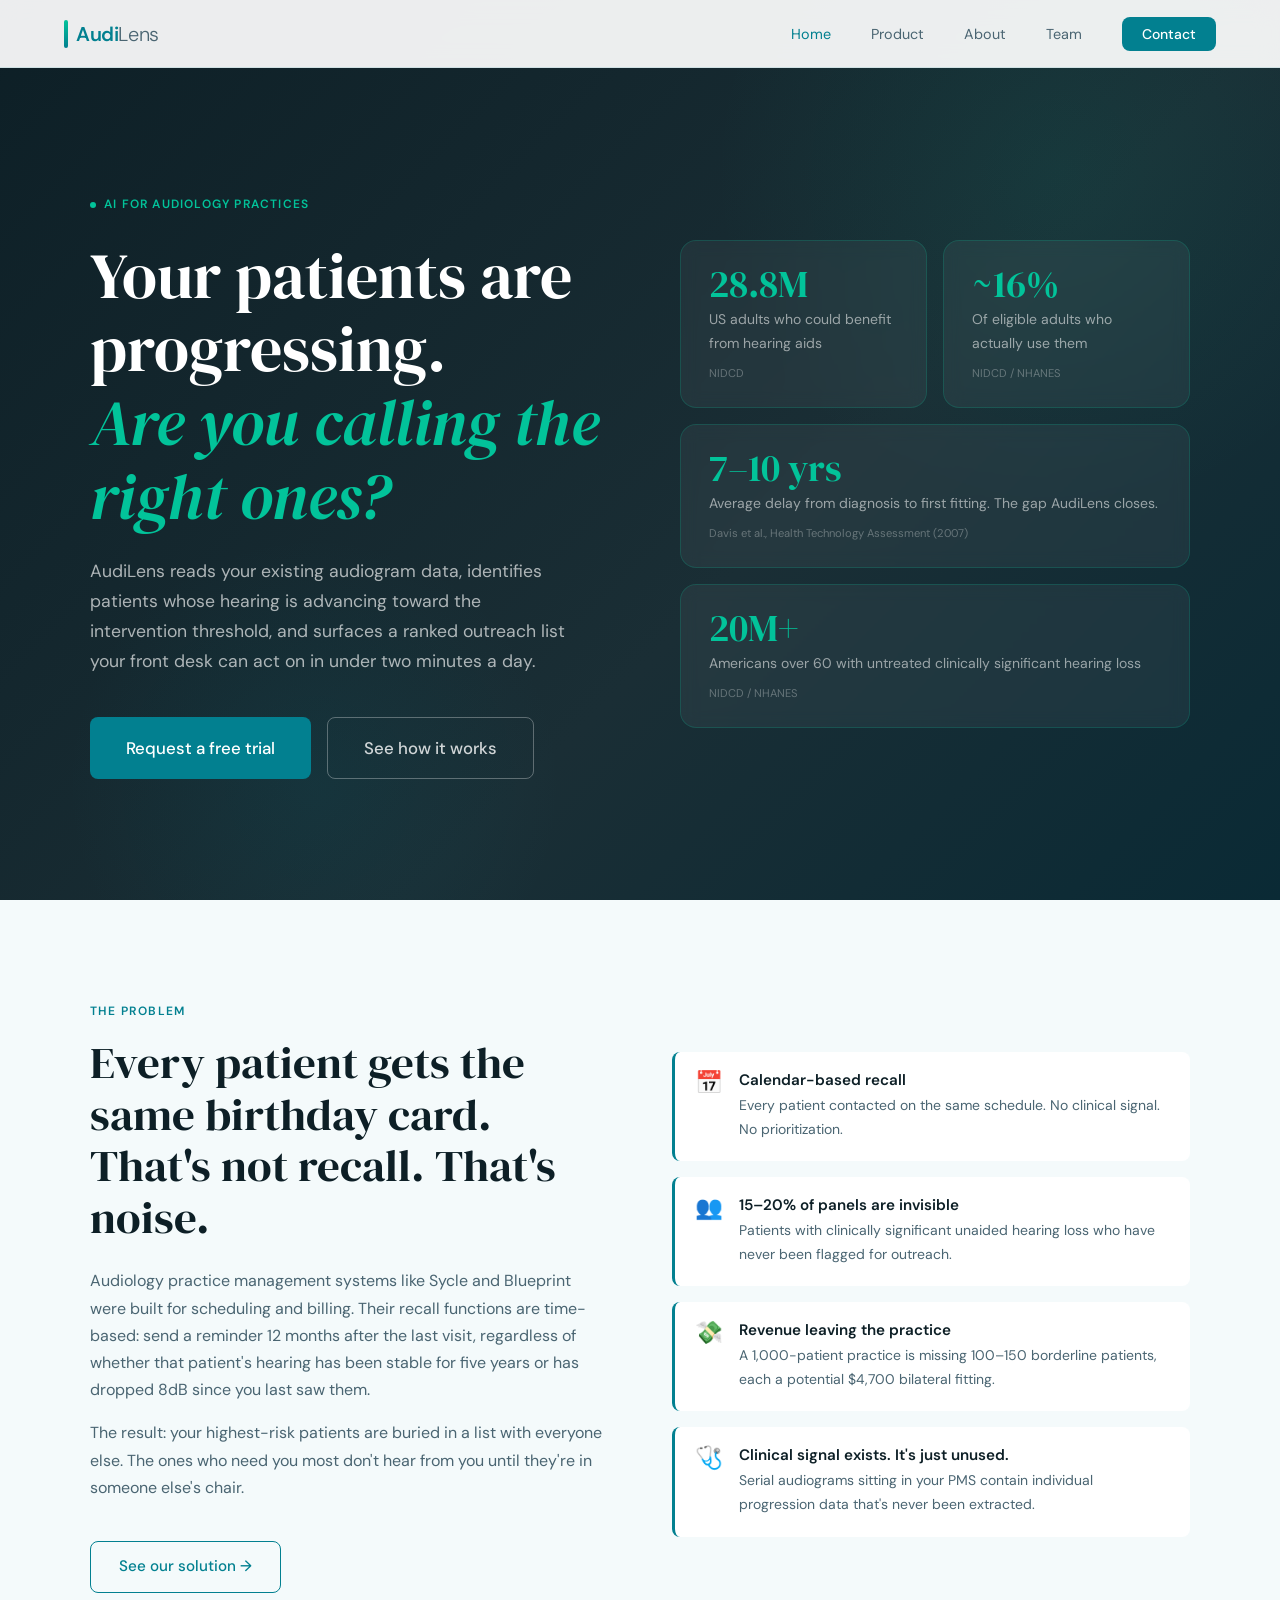
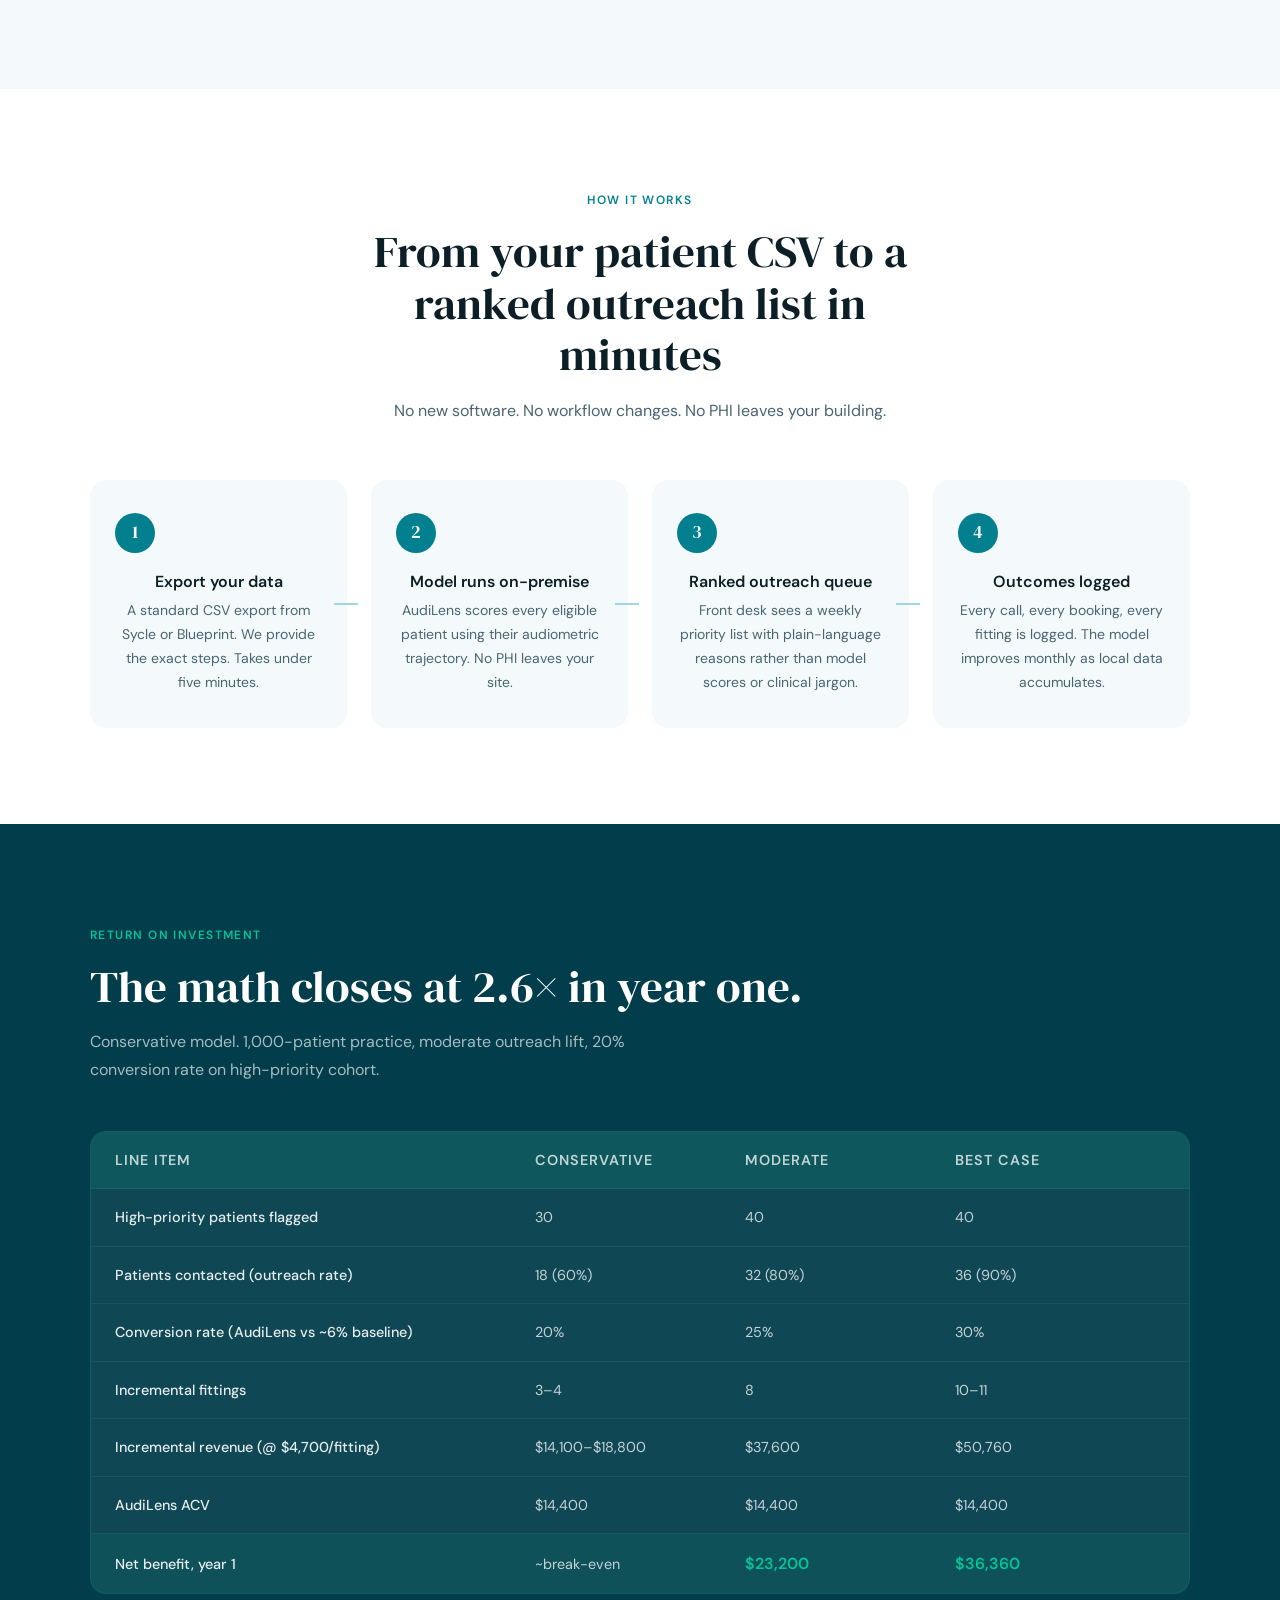
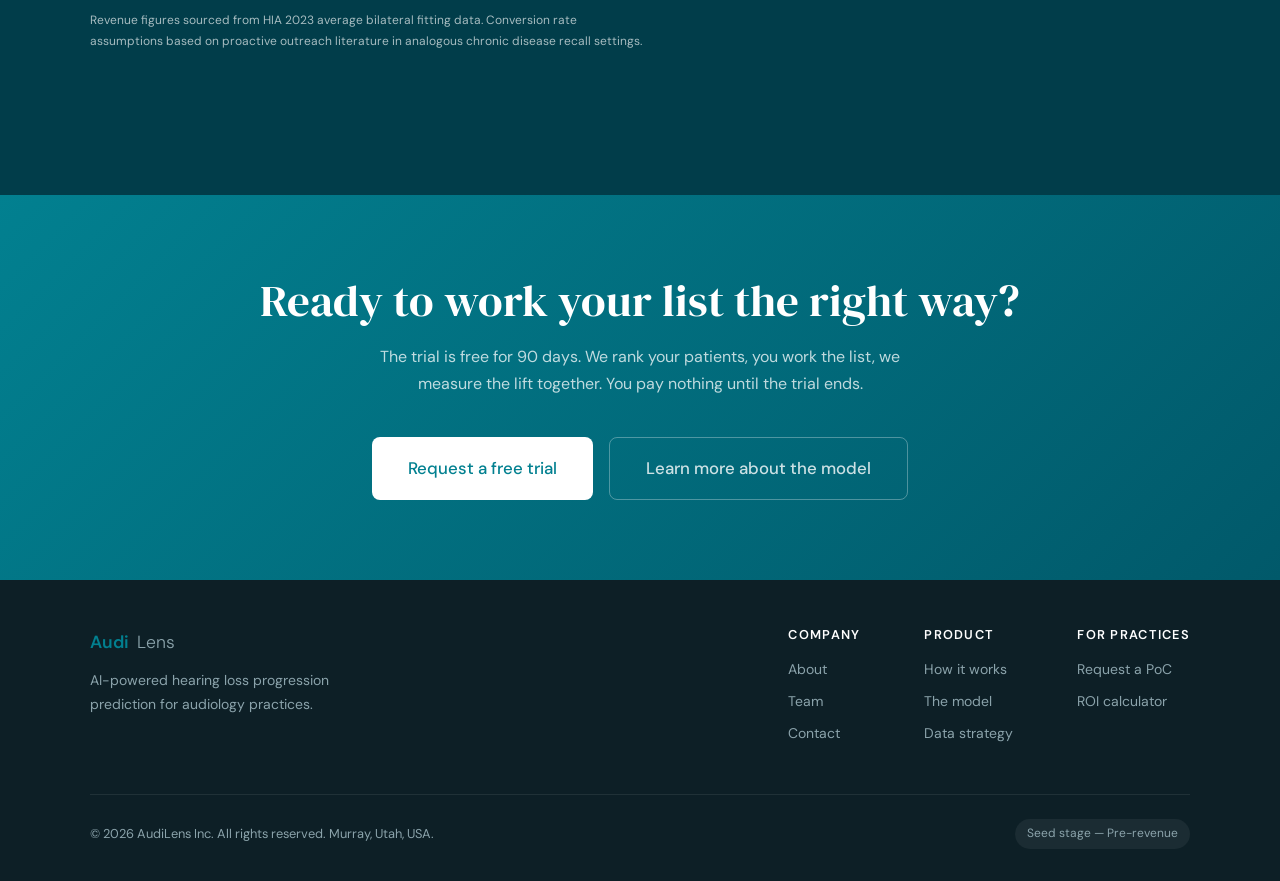
<file: index.html>
<!DOCTYPE html>
<html lang="en">
<head>
  <meta charset="UTF-8" />
  <meta name="viewport" content="width=device-width, initial-scale=1.0" />
  <title>AudiLens: AI-Powered Hearing Loss Progression Prediction</title>
  <meta name="description" content="AudiLens helps audiology practices identify patients progressing toward hearing loss intervention, earlier, faster, and with clinical signal rather than calendar guesswork." />
  <link rel="stylesheet" href="style.css" />
  <style>
    /* ── HERO ── */
    .hero {
      min-height: 100vh;
      display: flex; align-items: center;
      padding: 0 4rem;
      background: linear-gradient(135deg, var(--dark) 0%, var(--dark-mid) 60%, #0a2a35 100%);
      position: relative; overflow: hidden;
    }
    .hero::before {
      content: '';
      position: absolute; top: -20%; right: -10%;
      width: 700px; height: 700px;
      background: radial-gradient(circle, rgba(2,195,154,0.08) 0%, transparent 70%);
      border-radius: 50%;
    }
    .hero::after {
      content: '';
      position: absolute; bottom: -15%; left: 5%;
      width: 500px; height: 500px;
      background: radial-gradient(circle, rgba(2,128,144,0.1) 0%, transparent 70%);
      border-radius: 50%;
    }
    .hero-inner {
      max-width: 1100px; margin: 0 auto;
      display: grid; grid-template-columns: 1fr 1fr;
      gap: 5rem; align-items: center;
      position: relative; z-index: 1;
      padding-top: 68px;
    }
    .hero-eyebrow {
      display: inline-flex; align-items: center; gap: 0.5rem;
      font-size: 0.75rem; font-weight: 600; letter-spacing: 0.1em;
      text-transform: uppercase; color: var(--accent);
      margin-bottom: 1.5rem;
    }
    .hero-eyebrow-dot { width: 6px; height: 6px; background: var(--accent); border-radius: 50%; }
    .hero h1 { color: var(--white); margin-bottom: 1.5rem; }
    .hero h1 em { font-style: italic; color: var(--accent); }
    .hero-sub {
      font-size: 1.1rem; color: rgba(255,255,255,0.65);
      margin-bottom: 2.5rem; max-width: 480px;
    }
    .hero-actions { display: flex; gap: 1rem; flex-wrap: wrap; }
    .hero-right { display: flex; flex-direction: column; gap: 1rem; }
    .metric-card {
      background: rgba(255,255,255,0.05);
      border: 1px solid rgba(2,195,154,0.2);
      border-radius: var(--radius-lg);
      padding: 1.5rem 1.75rem;
      backdrop-filter: blur(8px);
    }
    .metric-card-num { font-family: var(--serif); font-size: 2.4rem; color: var(--accent); line-height: 1; }
    .metric-card-label { font-size: 0.875rem; color: rgba(255,255,255,0.55); margin-top: 0.3rem; }
    .metric-card-source { font-size: 0.7rem; color: rgba(255,255,255,0.3); margin-top: 0.5rem; }
    .metric-row { display: grid; grid-template-columns: 1fr 1fr; gap: 1rem; }

    /* ── PROBLEM ── */
    .problem-section { background: var(--light); }
    .problem-grid {
      display: grid; grid-template-columns: 1fr 1fr;
      gap: 4rem; align-items: center;
    }
    .problem-left h2 { margin-bottom: 1.5rem; }
    .problem-left p { margin-bottom: 1rem; }
    .problem-right { display: flex; flex-direction: column; gap: 1rem; }
    .problem-item {
      display: flex; gap: 1rem; align-items: flex-start;
      padding: 1.25rem; background: var(--white);
      border-radius: var(--radius); border-left: 3px solid var(--teal);
    }
    .problem-item-icon { font-size: 1.4rem; line-height: 1; flex-shrink: 0; }
    .problem-item h4 { font-family: var(--sans); font-size: 0.95rem; font-weight: 600; color: var(--dark); margin-bottom: 0.25rem; }
    .problem-item p { font-size: 0.875rem; margin: 0; }

    /* ── HOW IT WORKS ── */
    .how-section { background: var(--white); }
    .how-steps { display: grid; grid-template-columns: repeat(4, 1fr); gap: 1.5rem; margin-top: 3.5rem; }
    .step {
      position: relative; padding: 2rem 1.5rem;
      background: var(--light); border-radius: var(--radius-lg);
      border: 1px solid transparent;
      transition: border-color 0.2s, box-shadow 0.2s;
    }
    .step:hover { border-color: var(--teal-mid); box-shadow: 0 4px 24px rgba(2,128,144,0.1); }
    .step-num {
      width: 40px; height: 40px; border-radius: 50%;
      background: var(--teal); color: var(--white);
      font-family: var(--serif); font-size: 1.1rem;
      display: flex; align-items: center; justify-content: center;
      margin-bottom: 1.25rem;
    }
    .step h3 { font-family: var(--sans); font-size: 1rem; font-weight: 600; color: var(--dark); margin-bottom: 0.5rem; }
    .step p { font-size: 0.875rem; }
    .step-connector {
      position: absolute; right: -0.75rem; top: 50%;
      transform: translateY(-50%);
      width: 1.5rem; height: 2px; background: var(--teal-mid);
      z-index: 1;
    }
    .step:last-child .step-connector { display: none; }

    /* ── ROI ── */
    .roi-section { background: var(--teal-deep); color: var(--white); }
    .roi-section .section-label { color: var(--accent); }
    .roi-section h2 { color: var(--white); margin-bottom: 1rem; }
    .roi-section > .container > p { color: rgba(255,255,255,0.65); max-width: 560px; margin-bottom: 3rem; }
    .roi-table {
      background: rgba(255,255,255,0.06);
      border: 1px solid rgba(2,195,154,0.2);
      border-radius: var(--radius-lg); overflow: hidden;
    }
    .roi-row {
      display: grid; grid-template-columns: 2fr 1fr 1fr 1fr;
      padding: 1rem 1.5rem; border-bottom: 1px solid rgba(255,255,255,0.06);
      align-items: center;
    }
    .roi-row:last-child { border-bottom: none; }
    .roi-row.header {
      background: rgba(2,195,154,0.12);
      font-size: 0.75rem; font-weight: 600;
      letter-spacing: 0.08em; text-transform: uppercase;
      color: var(--accent);
    }
    .roi-row.total { background: rgba(2,195,154,0.08); }
    .roi-row span { font-size: 0.9rem; color: rgba(255,255,255,0.75); }
    .roi-row span.label { color: rgba(255,255,255,0.9); font-weight: 500; }
    .roi-row span.highlight { color: var(--accent); font-weight: 600; font-size: 1rem; }
    .roi-footnote { font-size: 0.75rem; color: rgba(255,255,255,0.4); margin-top: 1rem; }

    /* ── SOCIAL PROOF ── */
    .proof-section { background: var(--light); }
    .proof-grid { display: grid; grid-template-columns: repeat(3,1fr); gap: 2rem; margin-top: 3rem; }
    .proof-card {
      background: var(--white); border-radius: var(--radius-lg);
      padding: 2rem; border: 1px solid rgba(2,128,144,0.1);
    }
    .proof-quote { font-size: 1.5rem; color: var(--teal); margin-bottom: 1rem; }
    .proof-card p { font-size: 0.95rem; color: var(--mid); font-style: italic; margin-bottom: 1.25rem; }
    .proof-attr { font-size: 0.8rem; font-weight: 600; color: var(--dark); }
    .proof-attr span { font-weight: 400; color: var(--muted); }

    /* ── CTA BANNER ── */
    .cta-banner {
      background: linear-gradient(135deg, var(--teal) 0%, var(--teal-dark) 100%);
      padding: 5rem 4rem; text-align: center;
    }
    .cta-banner h2 { color: var(--white); margin-bottom: 1rem; }
    .cta-banner p { color: rgba(255,255,255,0.75); max-width: 520px; margin: 0 auto 2.5rem; }
    .cta-actions { display: flex; justify-content: center; gap: 1rem; flex-wrap: wrap; }

    @media(max-width:900px){
      .hero { padding: 6rem 1.5rem 4rem; min-height: auto; }
      .hero-inner { grid-template-columns: 1fr; gap: 3rem; }
      .problem-grid { grid-template-columns: 1fr; }
      .how-steps { grid-template-columns: 1fr 1fr; }
      .step-connector { display: none; }
      .roi-row { grid-template-columns: 2fr 1fr; }
      .roi-row span:nth-child(3) { display: none; }
      .proof-grid { grid-template-columns: 1fr; }
      .cta-banner { padding: 3.5rem 1.5rem; }
    }
  </style>
</head>
<body data-page="index.html">
<div id="nav-placeholder"></div>

<!-- HERO -->
<section class="hero">
  <div class="hero-inner">
    <div>
      <div class="hero-eyebrow"><span class="hero-eyebrow-dot"></span>AI for audiology practices</div>
      <h1>Your patients are progressing.<br><em>Are you calling the right ones?</em></h1>
      <p class="hero-sub">AudiLens reads your existing audiogram data, identifies patients whose hearing is advancing toward the intervention threshold, and surfaces a ranked outreach list your front desk can act on in under two minutes a day.</p>
      <div class="hero-actions">
        <a href="contact.html" class="btn btn-primary btn-lg">Request a free trial</a>
        <a href="product.html" class="btn btn-outline btn-lg" style="color:rgba(255,255,255,0.8);border-color:rgba(255,255,255,0.3);">See how it works</a>
      </div>
    </div>
    <div class="hero-right">
      <div class="metric-row">
        <div class="metric-card">
          <div class="metric-card-num">28.8M</div>
          <div class="metric-card-label">US adults who could benefit from hearing aids</div>
          <div class="metric-card-source">NIDCD</div>
        </div>
        <div class="metric-card">
          <div class="metric-card-num">~16%</div>
          <div class="metric-card-label">Of eligible adults who actually use them</div>
          <div class="metric-card-source">NIDCD / NHANES</div>
        </div>
      </div>
      <div class="metric-card">
        <div class="metric-card-num">7–10 yrs</div>
        <div class="metric-card-label">Average delay from diagnosis to first fitting. The gap AudiLens closes.</div>
        <div class="metric-card-source">Davis et al., Health Technology Assessment (2007)</div>
      </div>
      <div class="metric-card">
        <div class="metric-card-num">20M+</div>
        <div class="metric-card-label">Americans over 60 with untreated clinically significant hearing loss</div>
        <div class="metric-card-source">NIDCD / NHANES</div>
      </div>
    </div>
  </div>
</section>



<!-- THE PROBLEM -->
<section class="problem-section">
  <div class="container">
    <div class="problem-grid">
      <div class="problem-left fade-up">
        <span class="section-label">The problem</span>
        <h2>Every patient gets the same birthday card. That's not recall. That's noise.</h2>
        <p>Audiology practice management systems like Sycle and Blueprint were built for scheduling and billing. Their recall functions are time-based: send a reminder 12 months after the last visit, regardless of whether that patient's hearing has been stable for five years or has dropped 8dB since you last saw them.</p>
        <p>The result: your highest-risk patients are buried in a list with everyone else. The ones who need you most don't hear from you until they're in someone else's chair.</p>
        <a href="product.html" class="btn btn-outline mt-3">See our solution →</a>
      </div>
      <div class="problem-right fade-up">
        <div class="problem-item">
          <div class="problem-item-icon">📅</div>
          <div>
            <h4>Calendar-based recall</h4>
            <p>Every patient contacted on the same schedule. No clinical signal. No prioritization.</p>
          </div>
        </div>
        <div class="problem-item">
          <div class="problem-item-icon">👥</div>
          <div>
            <h4>15–20% of panels are invisible</h4>
            <p>Patients with clinically significant unaided hearing loss who have never been flagged for outreach.</p>
          </div>
        </div>
        <div class="problem-item">
          <div class="problem-item-icon">💸</div>
          <div>
            <h4>Revenue leaving the practice</h4>
            <p>A 1,000-patient practice is missing 100–150 borderline patients, each a potential $4,700 bilateral fitting.</p>
          </div>
        </div>
        <div class="problem-item">
          <div class="problem-item-icon">🩺</div>
          <div>
            <h4>Clinical signal exists. It's just unused.</h4>
            <p>Serial audiograms sitting in your PMS contain individual progression data that's never been extracted.</p>
          </div>
        </div>
      </div>
    </div>
  </div>
</section>

<!-- HOW IT WORKS -->
<section class="how-section">
  <div class="container text-center">
    <span class="section-label fade-up">How it works</span>
    <h2 class="fade-up" style="max-width:600px;margin:0 auto 1rem;">From your patient CSV to a ranked outreach list in minutes</h2>
    <p class="fade-up" style="max-width:520px;margin:0 auto;">No new software. No workflow changes. No PHI leaves your building.</p>
    <div class="how-steps">
      <div class="step fade-up">
        <div class="step-num">1</div>
        <h3>Export your data</h3>
        <p>A standard CSV export from Sycle or Blueprint. We provide the exact steps. Takes under five minutes.</p>
        <div class="step-connector"></div>
      </div>
      <div class="step fade-up">
        <div class="step-num">2</div>
        <h3>Model runs on-premise</h3>
        <p>AudiLens scores every eligible patient using their audiometric trajectory. No PHI leaves your site.</p>
        <div class="step-connector"></div>
      </div>
      <div class="step fade-up">
        <div class="step-num">3</div>
        <h3>Ranked outreach queue</h3>
        <p>Front desk sees a weekly priority list with plain-language reasons rather than model scores or clinical jargon.</p>
        <div class="step-connector"></div>
      </div>
      <div class="step fade-up">
        <div class="step-num">4</div>
        <h3>Outcomes logged</h3>
        <p>Every call, every booking, every fitting is logged. The model improves monthly as local data accumulates.</p>
      </div>
    </div>
  </div>
</section>

<!-- ROI -->
<section class="roi-section" id="roi">
  <div class="container">
    <span class="section-label">Return on investment</span>
    <h2>The math closes at 2.6× in year one.</h2>
    <p>Conservative model. 1,000-patient practice, moderate outreach lift, 20% conversion rate on high-priority cohort.</p>
    <div class="roi-table fade-up">
      <div class="roi-row header">
        <span>Line item</span><span>Conservative</span><span>Moderate</span><span>Best case</span>
      </div>
      <div class="roi-row">
        <span class="label">High-priority patients flagged</span>
        <span>30</span><span>40</span><span>40</span>
      </div>
      <div class="roi-row">
        <span class="label">Patients contacted (outreach rate)</span>
        <span>18 (60%)</span><span>32 (80%)</span><span>36 (90%)</span>
      </div>
      <div class="roi-row">
        <span class="label">Conversion rate (AudiLens vs ~6% baseline)</span>
        <span>20%</span><span>25%</span><span>30%</span>
      </div>
      <div class="roi-row">
        <span class="label">Incremental fittings</span>
        <span>3–4</span><span>8</span><span>10–11</span>
      </div>
      <div class="roi-row">
        <span class="label">Incremental revenue (@ $4,700/fitting)</span>
        <span>$14,100–$18,800</span><span>$37,600</span><span>$50,760</span>
      </div>
      <div class="roi-row">
        <span class="label">AudiLens ACV</span>
        <span>$14,400</span><span>$14,400</span><span>$14,400</span>
      </div>
      <div class="roi-row total">
        <span class="label">Net benefit, year 1</span>
        <span>~break-even</span><span class="highlight">$23,200</span><span class="highlight">$36,360</span>
      </div>
    </div>
    <p class="roi-footnote">Revenue figures sourced from HIA 2023 average bilateral fitting data. Conversion rate assumptions based on proactive outreach literature in analogous chronic disease recall settings.</p>
  </div>
</section>

<!-- CTA -->
<section class="cta-banner">
  <h2>Ready to work your list the right way?</h2>
  <p>The trial is free for 90 days. We rank your patients, you work the list, we measure the lift together. You pay nothing until the trial ends.</p>
  <div class="cta-actions">
    <a href="contact.html" class="btn btn-white btn-lg">Request a free trial</a>
    <a href="product.html" class="btn btn-lg" style="color:rgba(255,255,255,0.8);border:1.5px solid rgba(255,255,255,0.3);">Learn more about the model</a>
  </div>
</section>

<div id="footer-placeholder"></div>
<script src="shared.js"></script>
</body>
</html>
</file>
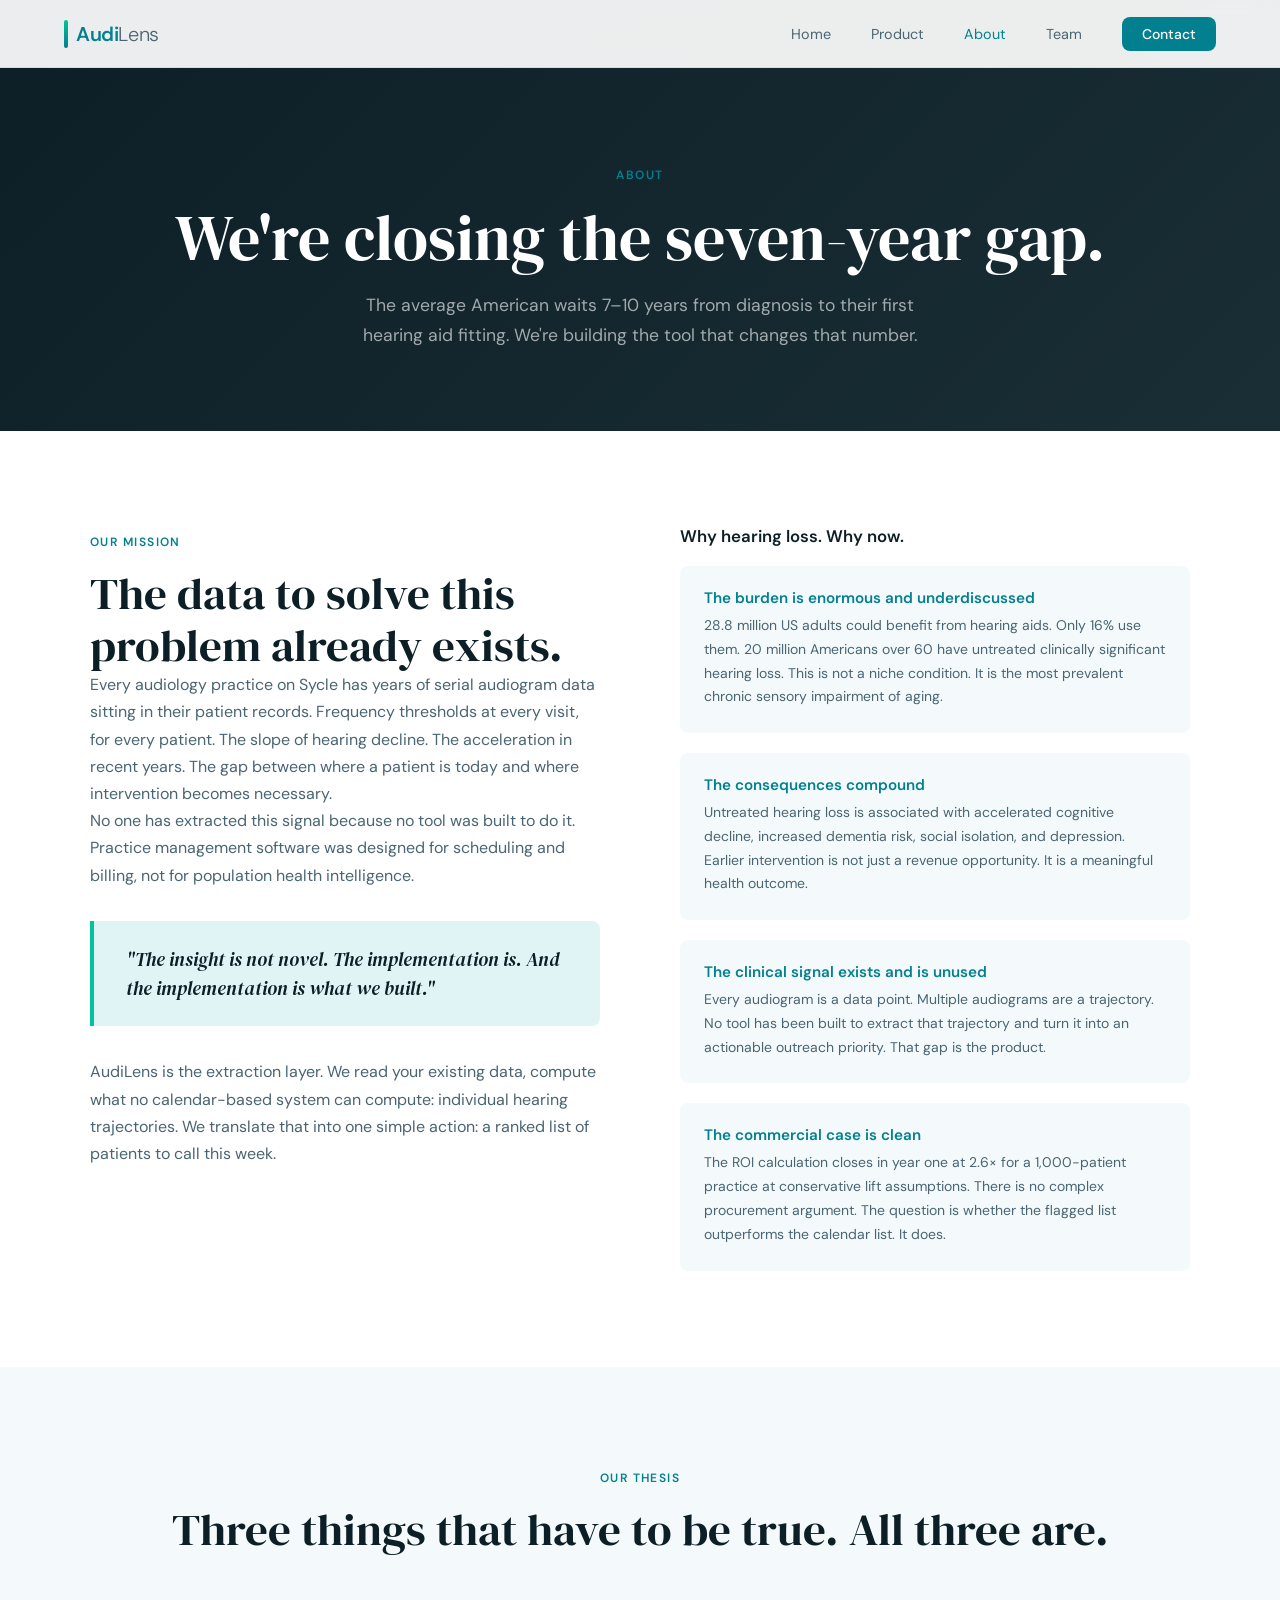
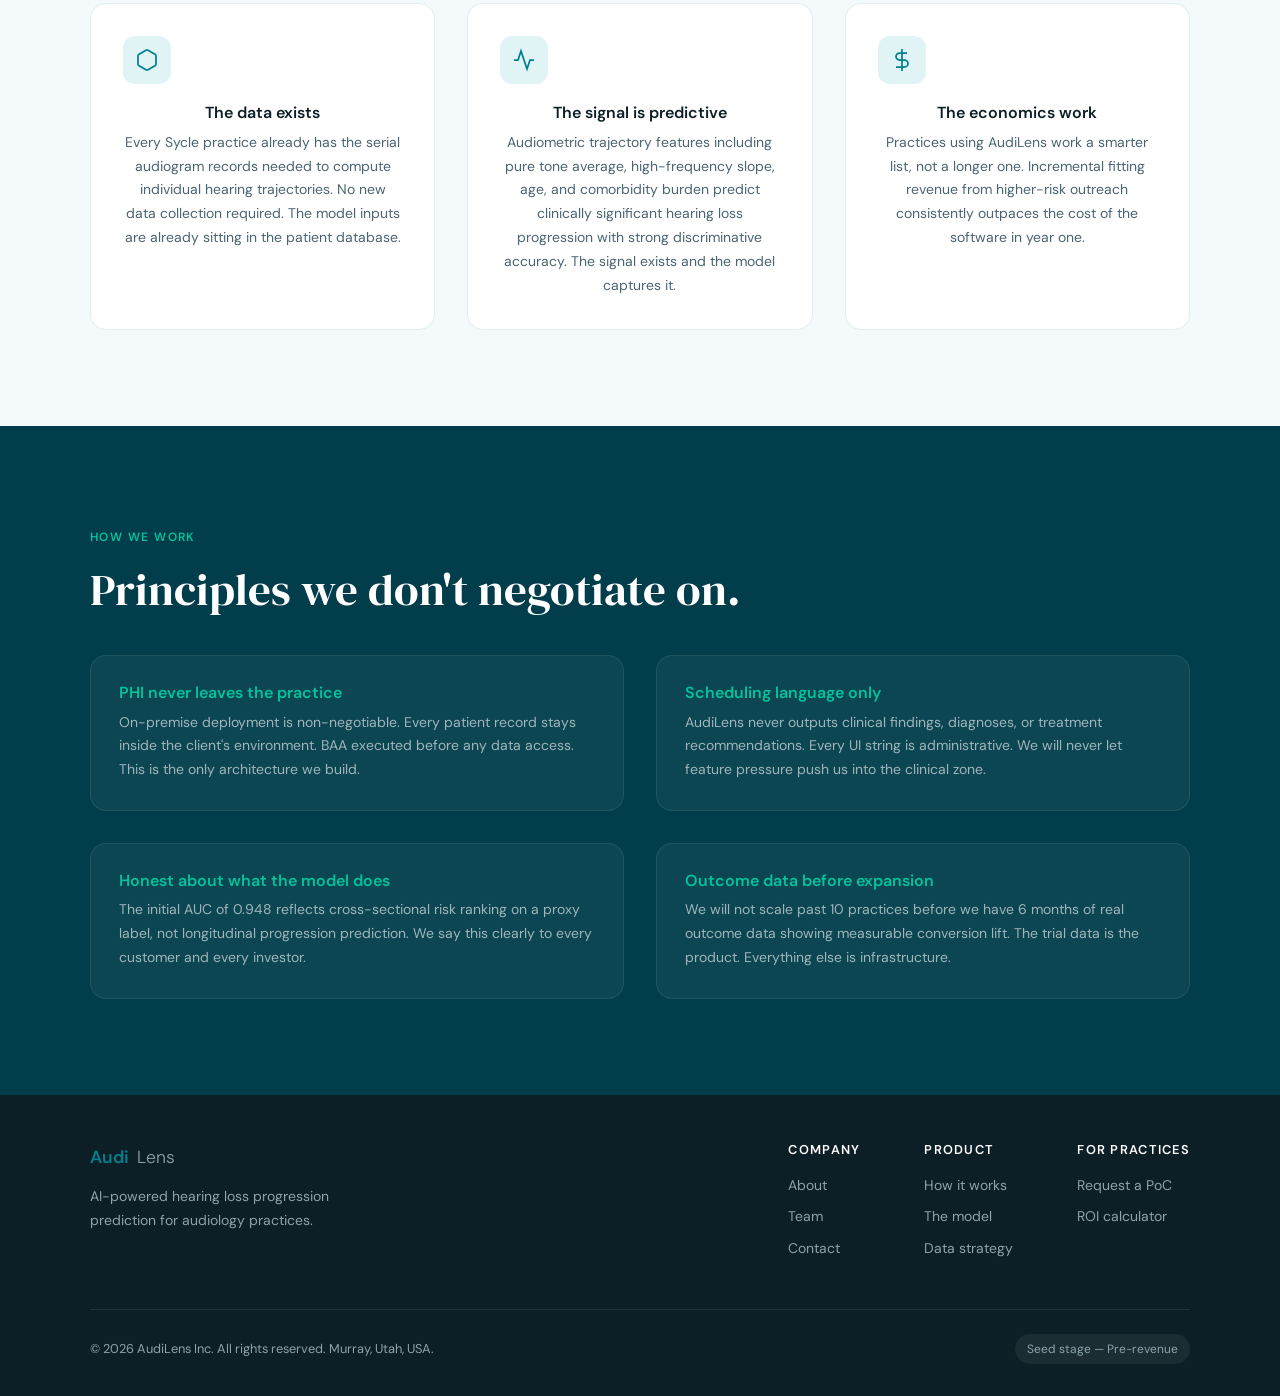
<file: about.html>
<!DOCTYPE html>
<html lang="en">
<head>
  <meta charset="UTF-8" />
  <meta name="viewport" content="width=device-width, initial-scale=1.0" />
  <title>About AudiLens</title>
  <meta name="description" content="AudiLens is building AI-powered patient prioritization for audiology. Learn about our mission, approach, and why hearing loss is the right problem to solve." />
  <link rel="stylesheet" href="style.css" />
  <style>
    .page-hero { padding:10rem 4rem 5rem; background:linear-gradient(135deg,var(--dark) 0%,var(--dark-mid) 100%); text-align:center; }
    .page-hero h1 { color:var(--white); margin-bottom:1rem; }
    .page-hero p { color:rgba(255,255,255,0.6); max-width:560px; margin:0 auto; font-size:1.1rem; }
    .mission-section { background:var(--white); }
    .mission-grid { display:grid; grid-template-columns:1fr 1fr; gap:5rem; align-items:start; }
    .mission-left h2 { margin-bottom:1.5rem; }
    .mission-left p { margin-bottom:1rem; }
    .pull-quote {
      border-left:4px solid var(--accent); padding:1.5rem 2rem;
      background:var(--teal-light); border-radius:0 var(--radius) var(--radius) 0;
      margin:2rem 0;
    }
    .pull-quote p { font-family:'DM Serif Display',serif; font-size:1.2rem; color:var(--dark); font-style:italic; margin:0; line-height:1.5; }
    .why-boxes { display:flex; flex-direction:column; gap:1.25rem; }
    .why-box { padding:1.5rem; background:var(--light); border-radius:var(--radius); }
    .why-box h4 { font-family:var(--sans); font-weight:600; font-size:0.95rem; color:var(--teal); margin-bottom:0.4rem; }
    .why-box p { font-size:0.875rem; margin:0; }
    .thesis-section { background:var(--light); }
    .thesis-cards { display:grid; grid-template-columns:repeat(3,1fr); gap:2rem; margin-top:3rem; }
    .values-section { background:var(--teal-deep); color:var(--white); }
    .values-section h2 { color:var(--white); }
    .values-section .section-label { color:var(--accent); }
    .values-grid { display:grid; grid-template-columns:repeat(2,1fr); gap:2rem; margin-top:2.5rem; }
    .value-item { padding:1.75rem; background:rgba(255,255,255,0.05); border:1px solid rgba(255,255,255,0.08); border-radius:var(--radius-lg); }
    .value-item h4 { font-family:var(--sans); font-weight:600; font-size:1rem; color:var(--accent); margin-bottom:0.5rem; }
    .value-item p { font-size:0.875rem; color:rgba(255,255,255,0.6); margin:0; }
    @media(max-width:900px){ .page-hero{padding:8rem 1.5rem 3rem;} .mission-grid{grid-template-columns:1fr;} .thesis-cards{grid-template-columns:1fr;} .values-grid{grid-template-columns:1fr;} }
  </style>
</head>
<body data-page="about.html">
<div id="nav-placeholder"></div>

<div class="page-hero">
  <span class="section-label">About</span>
  <h1>We're closing the seven-year gap.</h1>
  <p>The average American waits 7–10 years from diagnosis to their first hearing aid fitting. We're building the tool that changes that number.</p>
</div>

<section class="mission-section">
  <div class="container">
    <div class="mission-grid">
      <div class="fade-up">
        <span class="section-label">Our mission</span>
        <h2>The data to solve this problem already exists.</h2>
        <p>Every audiology practice on Sycle has years of serial audiogram data sitting in their patient records. Frequency thresholds at every visit, for every patient. The slope of hearing decline. The acceleration in recent years. The gap between where a patient is today and where intervention becomes necessary.</p>
        <p>No one has extracted this signal because no tool was built to do it. Practice management software was designed for scheduling and billing, not for population health intelligence.</p>
        <div class="pull-quote">
          <p>"The insight is not novel. The implementation is. And the implementation is what we built."</p>
        </div>
        <p>AudiLens is the extraction layer. We read your existing data, compute what no calendar-based system can compute: individual hearing trajectories. We translate that into one simple action: a ranked list of patients to call this week.</p>
      </div>
      <div class="fade-up">
        <h3 style="font-family:var(--sans);font-weight:600;font-size:1.05rem;margin-bottom:1.25rem;">Why hearing loss. Why now.</h3>
        <div class="why-boxes">
          <div class="why-box">
            <h4>The burden is enormous and underdiscussed</h4>
            <p>28.8 million US adults could benefit from hearing aids. Only 16% use them. 20 million Americans over 60 have untreated clinically significant hearing loss. This is not a niche condition. It is the most prevalent chronic sensory impairment of aging.</p>
          </div>
          <div class="why-box">
            <h4>The consequences compound</h4>
            <p>Untreated hearing loss is associated with accelerated cognitive decline, increased dementia risk, social isolation, and depression. Earlier intervention is not just a revenue opportunity. It is a meaningful health outcome.</p>
          </div>
          <div class="why-box">
            <h4>The clinical signal exists and is unused</h4>
            <p>Every audiogram is a data point. Multiple audiograms are a trajectory. No tool has been built to extract that trajectory and turn it into an actionable outreach priority. That gap is the product.</p>
          </div>
          <div class="why-box">
            <h4>The commercial case is clean</h4>
            <p>The ROI calculation closes in year one at 2.6× for a 1,000-patient practice at conservative lift assumptions. There is no complex procurement argument. The question is whether the flagged list outperforms the calendar list. It does.</p>
          </div>
        </div>
      </div>
    </div>
  </div>
</section>

<section class="thesis-section">
  <div class="container text-center">
    <span class="section-label fade-up">Our thesis</span>
    <h2 class="fade-up">Three things that have to be true. All three are.</h2>
    <div class="thesis-cards">
      <div class="card fade-up">
        <div class="card-icon"><svg viewBox="0 0 24 24"><path d="M21 16V8a2 2 0 0 0-1-1.73l-7-4a2 2 0 0 0-2 0l-7 4A2 2 0 0 0 3 8v8a2 2 0 0 0 1 1.73l7 4a2 2 0 0 0 2 0l7-4A2 2 0 0 0 21 16z"/></svg></div>
        <h3 style="font-family:var(--sans);font-size:1rem;font-weight:600;">The data exists</h3>
        <p class="mt-1" style="font-size:0.875rem;">Every Sycle practice already has the serial audiogram records needed to compute individual hearing trajectories. No new data collection required. The model inputs are already sitting in the patient database.</p>
      </div>
      <div class="card fade-up">
        <div class="card-icon"><svg viewBox="0 0 24 24"><polyline points="22 12 18 12 15 21 9 3 6 12 2 12"/></svg></div>
        <h3 style="font-family:var(--sans);font-size:1rem;font-weight:600;">The signal is predictive</h3>
        <p class="mt-1" style="font-size:0.875rem;">Audiometric trajectory features including pure tone average, high-frequency slope, age, and comorbidity burden predict clinically significant hearing loss progression with strong discriminative accuracy. The signal exists and the model captures it.</p>
      </div>
      <div class="card fade-up">
        <div class="card-icon"><svg viewBox="0 0 24 24"><line x1="12" y1="1" x2="12" y2="23"/><path d="M17 5H9.5a3.5 3.5 0 0 0 0 7h5a3.5 3.5 0 0 1 0 7H6"/></svg></div>
        <h3 style="font-family:var(--sans);font-size:1rem;font-weight:600;">The economics work</h3>
        <p class="mt-1" style="font-size:0.875rem;">Practices using AudiLens work a smarter list, not a longer one. Incremental fitting revenue from higher-risk outreach consistently outpaces the cost of the software in year one.</p>
      </div>
    </div>
  </div>
</section>

<section class="values-section">
  <div class="container">
    <span class="section-label">How we work</span>
    <h2>Principles we don't negotiate on.</h2>
    <div class="values-grid">
      <div class="value-item fade-up">
        <h4>PHI never leaves the practice</h4>
        <p>On-premise deployment is non-negotiable. Every patient record stays inside the client's environment. BAA executed before any data access. This is the only architecture we build.</p>
      </div>
      <div class="value-item fade-up">
        <h4>Scheduling language only</h4>
        <p>AudiLens never outputs clinical findings, diagnoses, or treatment recommendations. Every UI string is administrative. We will never let feature pressure push us into the clinical zone.</p>
      </div>
      <div class="value-item fade-up">
        <h4>Honest about what the model does</h4>
        <p>The initial AUC of 0.948 reflects cross-sectional risk ranking on a proxy label, not longitudinal progression prediction. We say this clearly to every customer and every investor.</p>
      </div>
      <div class="value-item fade-up">
        <h4>Outcome data before expansion</h4>
        <p>We will not scale past 10 practices before we have 6 months of real outcome data showing measurable conversion lift. The trial data is the product. Everything else is infrastructure.</p>
      </div>
    </div>
  </div>
</section>

<div id="footer-placeholder"></div>
<script src="shared.js"></script>
</body>
</html>
</file>
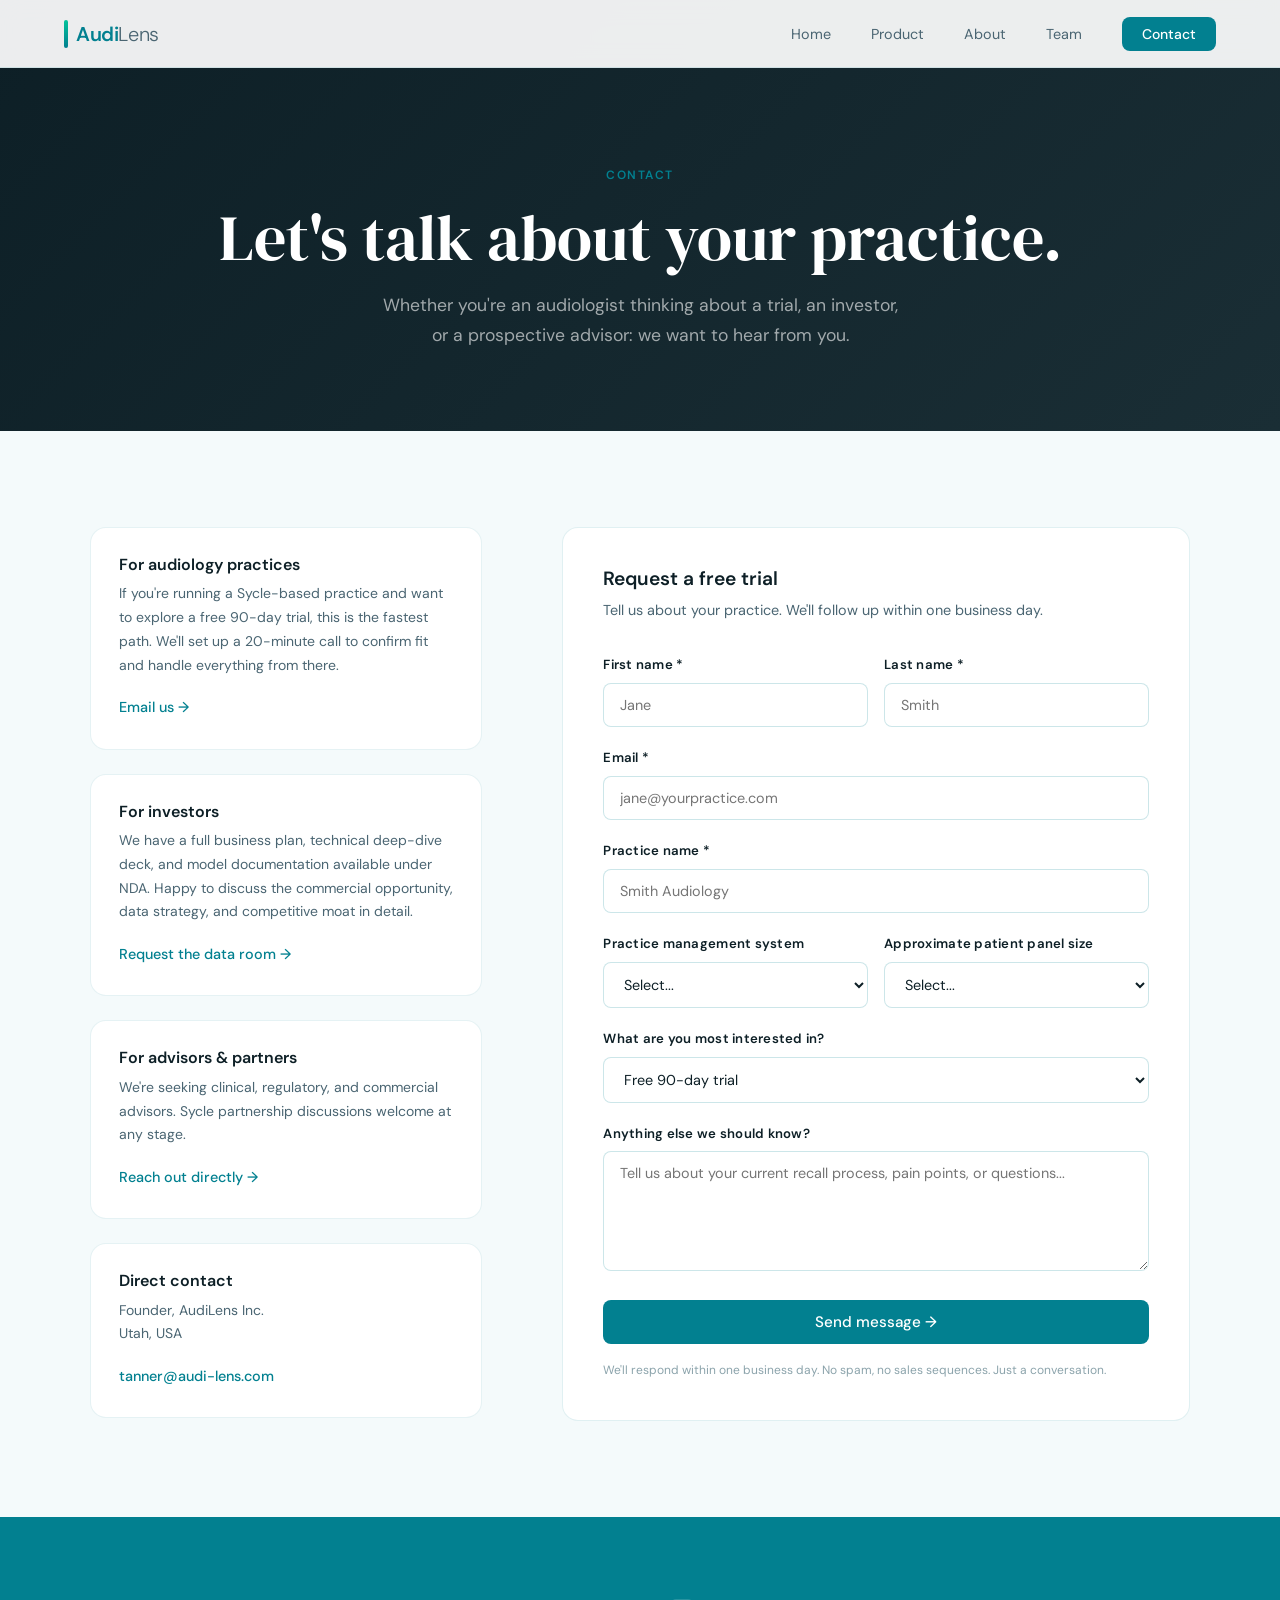
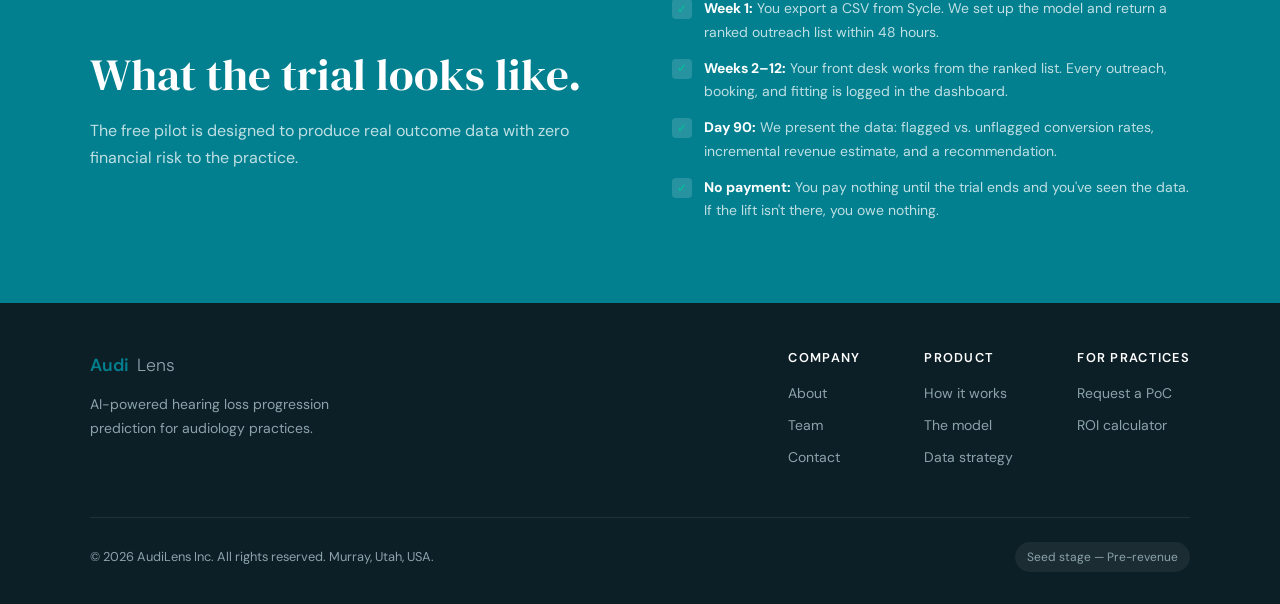
<file: contact.html>
<!DOCTYPE html>
<html lang="en">
<head>
  <meta charset="UTF-8" />
  <meta name="viewport" content="width=device-width, initial-scale=1.0" />
  <title>Contact AudiLens</title>
  <link rel="stylesheet" href="style.css" />
  <style>
    .page-hero { padding:10rem 4rem 5rem; background:linear-gradient(135deg,var(--dark) 0%,var(--dark-mid) 100%); text-align:center; }
    .page-hero h1 { color:var(--white); margin-bottom:1rem; }
    .page-hero p { color:rgba(255,255,255,0.6); max-width:520px; margin:0 auto; font-size:1.1rem; }
    .contact-section { background:var(--light); }
    .contact-grid { display:grid; grid-template-columns:1fr 1.6fr; gap:5rem; align-items:start; }
    .contact-left { display:flex; flex-direction:column; gap:1.5rem; }
    .contact-option { padding:1.75rem; background:var(--white); border-radius:var(--radius-lg); border:1px solid rgba(2,128,144,0.1); }
    .contact-option h4 { font-family:var(--sans); font-size:1rem; font-weight:600; color:var(--dark); margin-bottom:0.5rem; }
    .contact-option p { font-size:0.875rem; margin-bottom:1rem; }
    .contact-option a { color:var(--teal); font-weight:500; font-size:0.9rem; text-decoration:none; }
    .contact-option a:hover { text-decoration:underline; }
    .contact-right { background:var(--white); border-radius:var(--radius-lg); padding:2.5rem; border:1px solid rgba(2,128,144,0.12); }
    .contact-right h3 { font-family:var(--sans); font-size:1.2rem; font-weight:600; color:var(--dark); margin-bottom:0.5rem; }
    .contact-right > p { font-size:0.9rem; margin-bottom:2rem; }
    .form-group { margin-bottom:1.25rem; }
    .form-group label { display:block; font-size:0.825rem; font-weight:600; color:var(--dark); margin-bottom:0.4rem; letter-spacing:0.02em; }
    .form-group input, .form-group select, .form-group textarea {
      width:100%; padding:0.75rem 1rem;
      border:1.5px solid rgba(2,128,144,0.2);
      border-radius:var(--radius); font-family:var(--sans); font-size:0.9rem;
      color:var(--dark); background:var(--white);
      transition:border-color 0.2s, box-shadow 0.2s; outline:none;
    }
    .form-group input:focus, .form-group select:focus, .form-group textarea:focus {
      border-color:var(--teal); box-shadow:0 0 0 3px rgba(2,128,144,0.1);
    }
    .form-group textarea { resize:vertical; min-height:120px; }
    .form-row { display:grid; grid-template-columns:1fr 1fr; gap:1rem; }
    .form-note { font-size:0.75rem; color:var(--muted); margin-top:1rem; }
    .form-success { display:none; text-align:center; padding:3rem 2rem; }
    .form-success h3 { font-family:var(--sans); font-size:1.2rem; font-weight:600; color:var(--teal); margin-bottom:0.75rem; }
    .form-success p { font-size:0.9rem; color:var(--mid); }
    .poc-strip { background:var(--teal); padding:5rem 4rem; }
    .poc-strip .container { display:grid; grid-template-columns:1fr 1fr; gap:4rem; align-items:center; }
    .poc-strip h2 { color:var(--white); margin-bottom:1rem; }
    .poc-strip p { color:rgba(255,255,255,0.75); }
    .poc-terms { display:flex; flex-direction:column; gap:0.75rem; }
    .poc-term { display:flex; gap:0.75rem; align-items:flex-start; }
    .poc-term-check { width:20px; height:20px; background:rgba(255,255,255,0.15); border-radius:4px; display:flex; align-items:center; justify-content:center; flex-shrink:0; margin-top:2px; }
    .poc-term-check::after { content:'✓'; color:var(--accent); font-size:0.75rem; font-weight:700; }
    .poc-term p { font-size:0.875rem; color:rgba(255,255,255,0.75); margin:0; }
    @media(max-width:900px){ .page-hero{padding:8rem 1.5rem 3rem;} .contact-grid{grid-template-columns:1fr;} .form-row{grid-template-columns:1fr;} .poc-strip{padding:3rem 1.5rem;} .poc-strip .container{grid-template-columns:1fr;} }
  </style>
</head>
<body data-page="contact.html">
<div id="nav-placeholder"></div>

<div class="page-hero">
  <span class="section-label">Contact</span>
  <h1>Let's talk about your practice.</h1>
  <p>Whether you're an audiologist thinking about a trial, an investor, or a prospective advisor: we want to hear from you.</p>
</div>

<section class="contact-section">
  <div class="container">
    <div class="contact-grid">
      <div class="contact-left fade-up">
        <div class="contact-option">
          <h4>For audiology practices</h4>
          <p>If you're running a Sycle-based practice and want to explore a free 90-day trial, this is the fastest path. We'll set up a 20-minute call to confirm fit and handle everything from there.</p>
          <a href="mailto:tanner@audi-lens.com?subject=Trial inquiry - AudiLens">Email us →</a>
        </div>
        <div class="contact-option">
          <h4>For investors</h4>
          <p>We have a full business plan, technical deep-dive deck, and model documentation available under NDA. Happy to discuss the commercial opportunity, data strategy, and competitive moat in detail.</p>
          <a href="mailto:tanner@audi-lens.com?subject=Investor inquiry - AudiLens">Request the data room →</a>
        </div>
        <div class="contact-option">
          <h4>For advisors &amp; partners</h4>
          <p>We're seeking clinical, regulatory, and commercial advisors. Sycle partnership discussions welcome at any stage.</p>
          <a href="mailto:tanner@audi-lens.com?subject=Advisor inquiry - AudiLens">Reach out directly →</a>
        </div>
        <div class="contact-option">
          <h4>Direct contact</h4>
          <p>Founder, AudiLens Inc.<br>Utah, USA</p>
          <a href="mailto:tanner@audi-lens.com">tanner@audi-lens.com</a>
        </div>
      </div>
      <div class="contact-right fade-up">
        <h3>Request a free trial</h3>
        <p>Tell us about your practice. We'll follow up within one business day.</p>
        <form id="contact-form" action="https://formspree.io/f/mnjldpwl" method="POST">
          <div class="form-row">
            <div class="form-group">
              <label>First name *</label>
              <input type="text" name="first_name" required placeholder="Jane" />
            </div>
            <div class="form-group">
              <label>Last name *</label>
              <input type="text" name="last_name" required placeholder="Smith" />
            </div>
          </div>
          <div class="form-group">
            <label>Email *</label>
            <input type="email" name="email" required placeholder="jane@yourpractice.com" />
          </div>
          <div class="form-group">
            <label>Practice name *</label>
            <input type="text" name="practice_name" required placeholder="Smith Audiology" />
          </div>
          <div class="form-row">
            <div class="form-group">
              <label>Practice management system</label>
              <select name="pms">
                <option value="">Select...</option>
                <option>Sycle</option>
                <option>Blueprint OMS</option>
                <option>Compulink</option>
                <option>Other</option>
              </select>
            </div>
            <div class="form-group">
              <label>Approximate patient panel size</label>
              <select name="panel_size">
                <option value="">Select...</option>
                <option>Under 500</option>
                <option>500–1,000</option>
                <option>1,000–2,000</option>
                <option>Over 2,000</option>
              </select>
            </div>
          </div>
          <div class="form-group">
            <label>What are you most interested in?</label>
            <select name="interest">
              <option>Free 90-day trial</option>
              <option>Learning more before deciding</option>
              <option>Investor / partnership inquiry</option>
              <option>Advisor interest</option>
              <option>Other</option>
            </select>
          </div>
          <div class="form-group">
            <label>Anything else we should know?</label>
            <textarea name="message" placeholder="Tell us about your current recall process, pain points, or questions..."></textarea>
          </div>
          <button type="submit" class="btn btn-primary" style="width:100%;justify-content:center;">Send message →</button>
          <p class="form-note">We'll respond within one business day. No spam, no sales sequences. Just a conversation.</p>
        </form>
        <div class="form-success" id="form-success">
          <h3>Message received.</h3>
          <p>We'll be in touch within one business day. In the meantime, feel free to explore the <a href="product.html" style="color:var(--teal);">product page</a>.</p>
        </div>
      </div>
    </div>
  </div>
</section>

<section class="poc-strip">
  <div class="container">
    <div>
      <h2>What the trial looks like.</h2>
      <p>The free pilot is designed to produce real outcome data with zero financial risk to the practice.</p>
    </div>
    <div class="poc-terms">
      <div class="poc-term"><div class="poc-term-check"></div><p><strong style="color:white;">Week 1:</strong> You export a CSV from Sycle. We set up the model and return a ranked outreach list within 48 hours.</p></div>
      <div class="poc-term"><div class="poc-term-check"></div><p><strong style="color:white;">Weeks 2–12:</strong> Your front desk works from the ranked list. Every outreach, booking, and fitting is logged in the dashboard.</p></div>
      <div class="poc-term"><div class="poc-term-check"></div><p><strong style="color:white;">Day 90:</strong> We present the data: flagged vs. unflagged conversion rates, incremental revenue estimate, and a recommendation.</p></div>
      <div class="poc-term"><div class="poc-term-check"></div><p><strong style="color:white;">No payment:</strong> You pay nothing until the trial ends and you've seen the data. If the lift isn't there, you owe nothing.</p></div>
    </div>
  </div>
</section>

<div id="footer-placeholder"></div>
<script src="shared.js"></script>
<script>
document.getElementById('contact-form').addEventListener('submit', async function(e) {
  e.preventDefault();
  const form = this;
  const btn = form.querySelector('button[type="submit"]');
  btn.textContent = 'Sending...';
  btn.disabled = true;

  try {
    const response = await fetch(form.action, {
      method: 'POST',
      body: new FormData(form),
      headers: { 'Accept': 'application/json' }
    });

    if (response.ok) {
      form.style.display = 'none';
      document.getElementById('form-success').style.display = 'block';
    } else {
      btn.textContent = 'Send message →';
      btn.disabled = false;
      alert('Something went wrong. Please email us directly at tanner@audi-lens.com');
    }
  } catch(err) {
    btn.textContent = 'Send message →';
    btn.disabled = false;
    alert('Something went wrong. Please email us directly at tanner@audi-lens.com');
  }
});
</script>
</body>
</html>
</file>
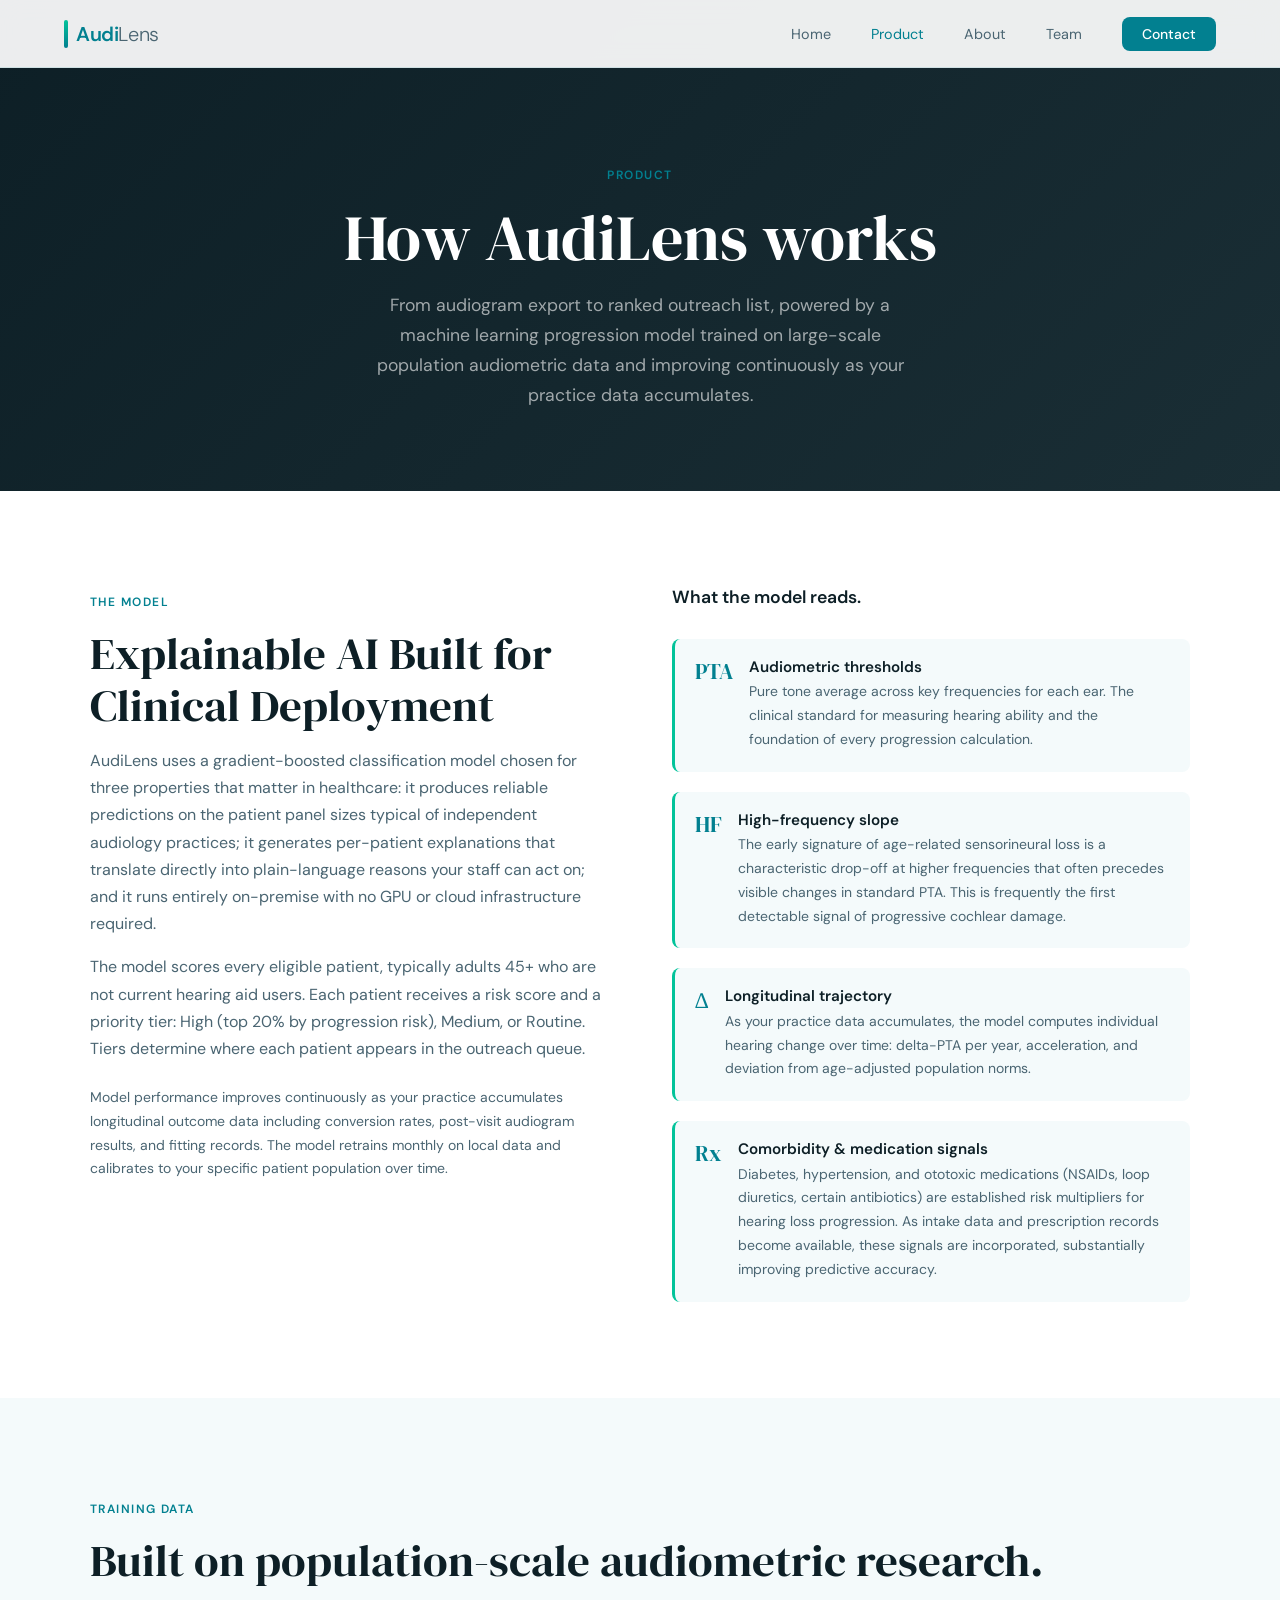
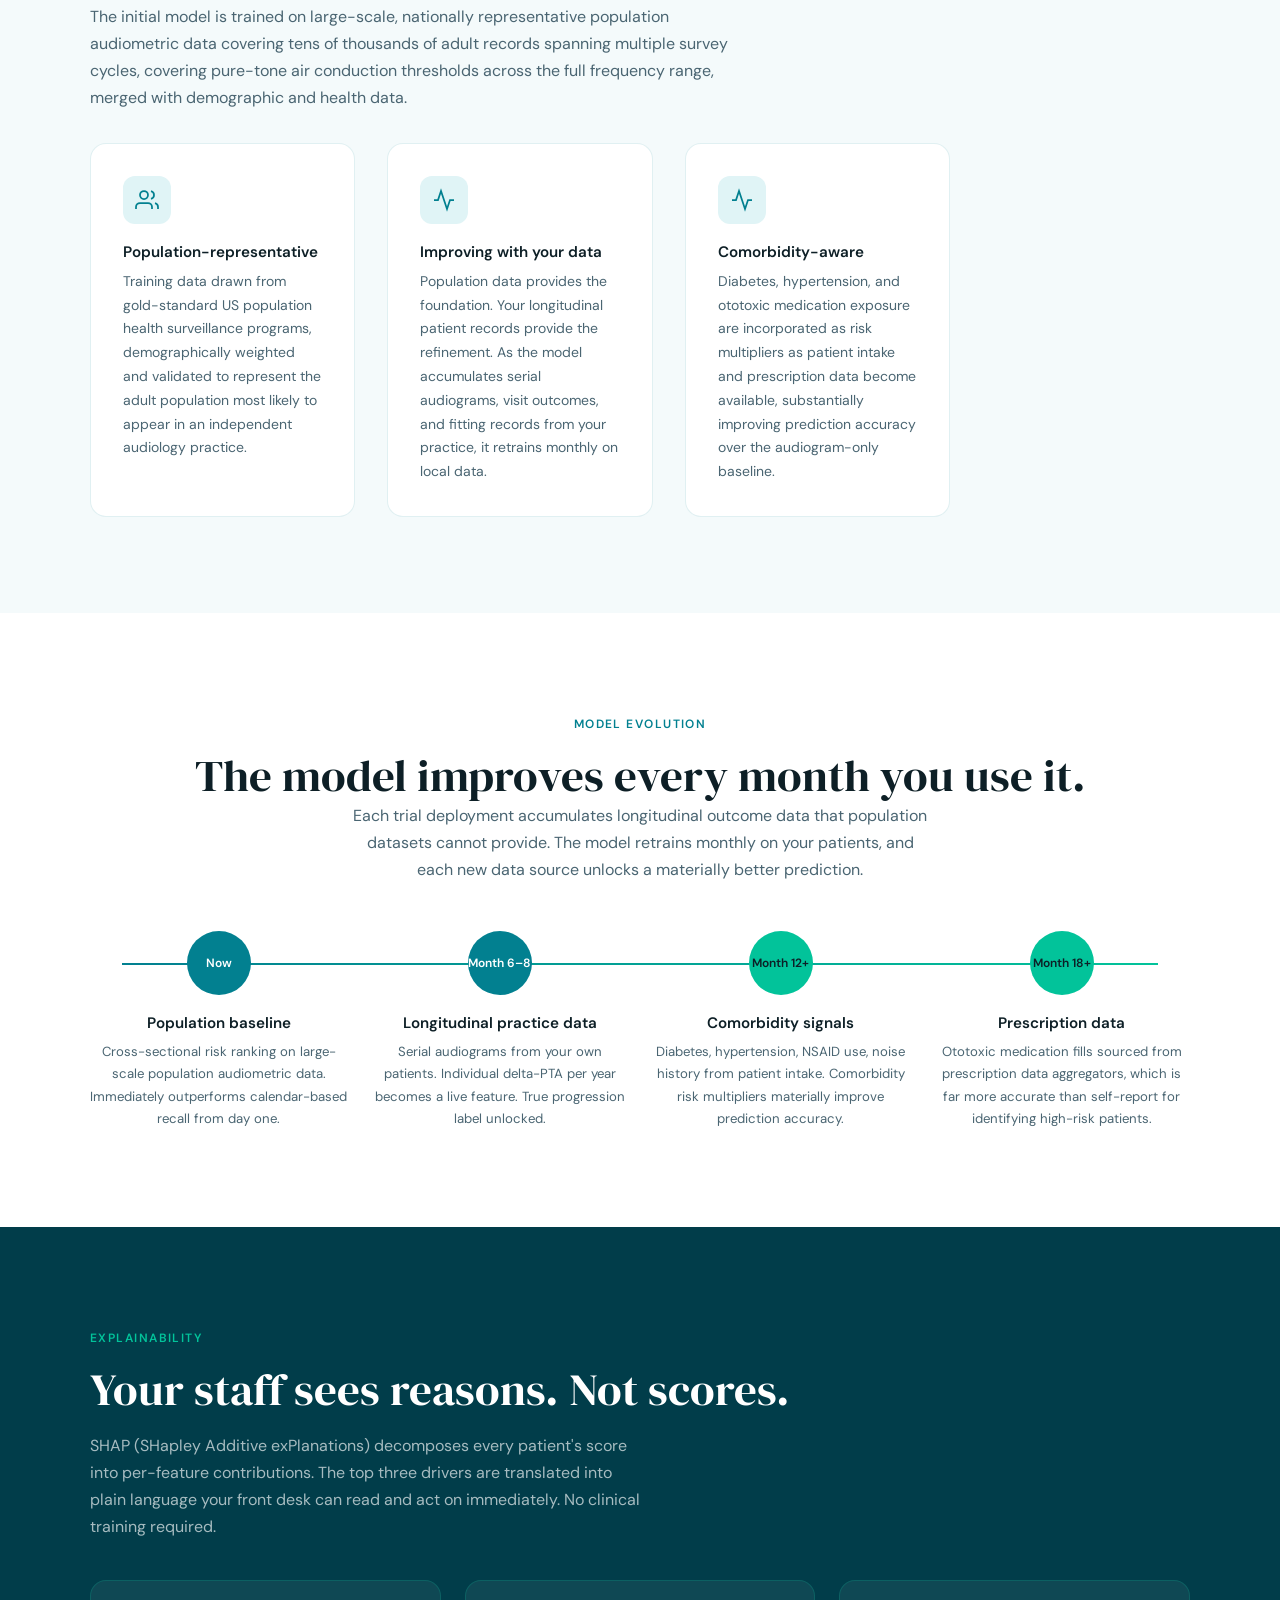
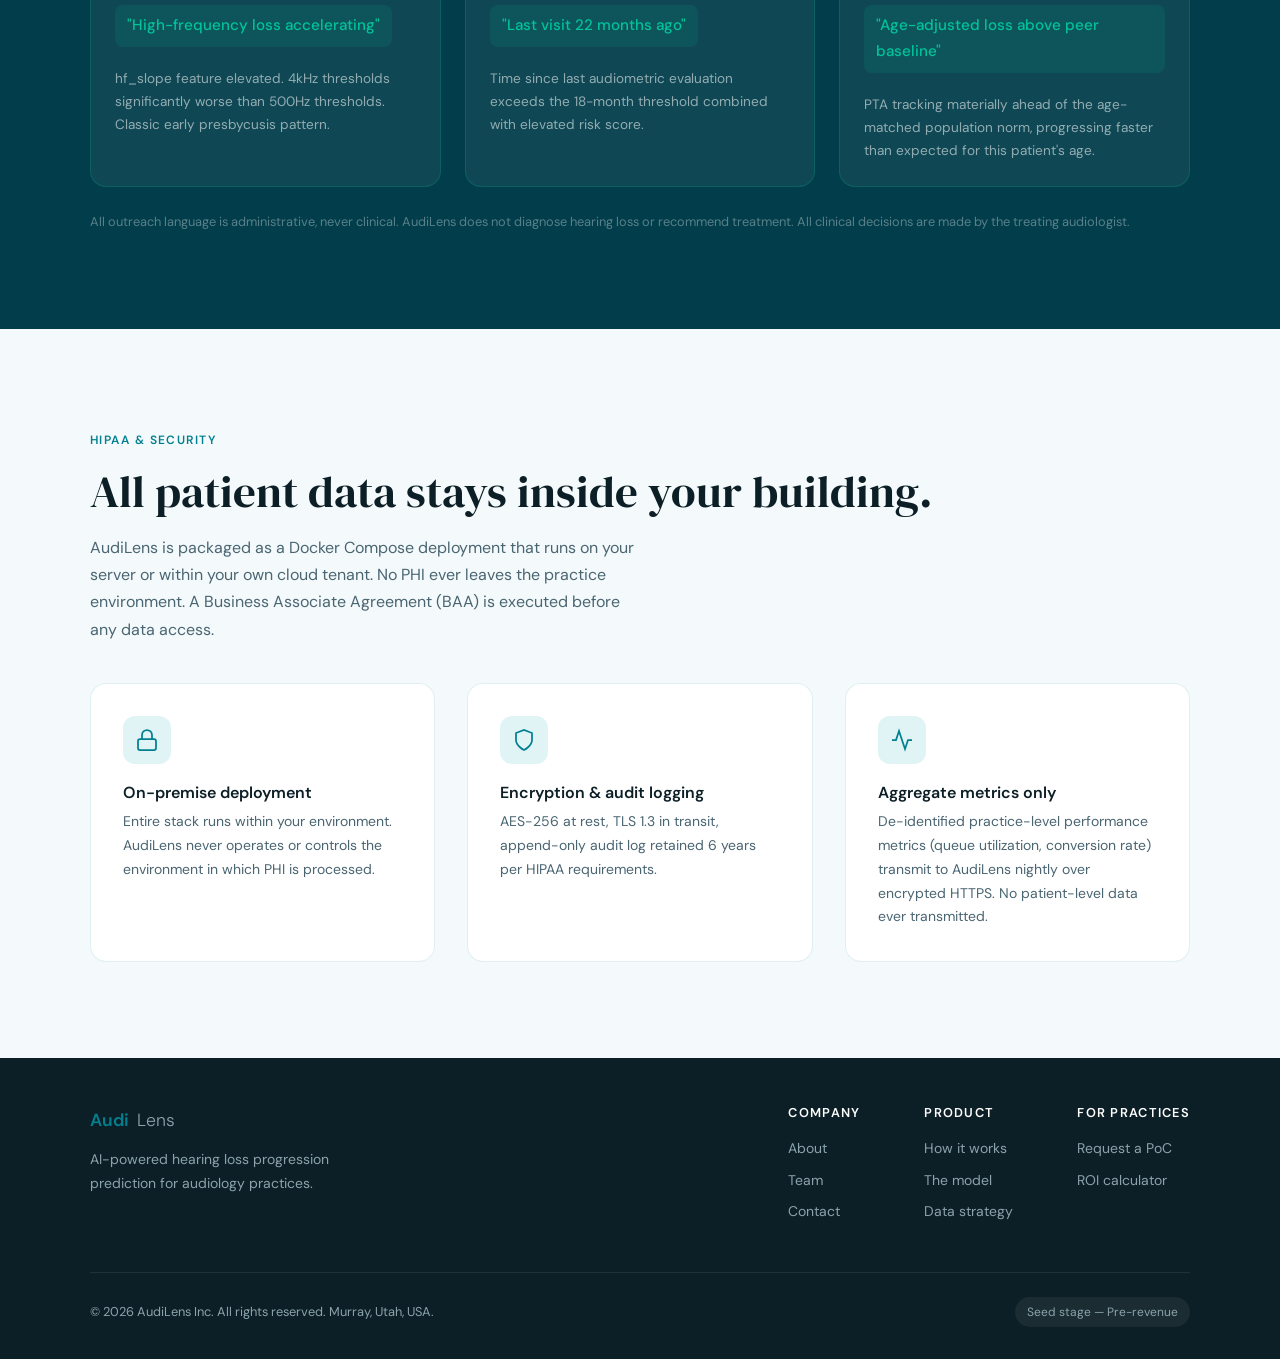
<file: product.html>
<!DOCTYPE html>
<html lang="en">
<head>
  <meta charset="UTF-8" />
  <meta name="viewport" content="width=device-width, initial-scale=1.0" />
  <title>AudiLens Product</title>
  <meta name="description" content="How AudiLens uses XGBoost machine learning and NHANES audiometric data to predict hearing loss progression in audiology patients." />
  <link rel="stylesheet" href="style.css" />
  <style>
    .page-hero {
      padding: 10rem 4rem 5rem;
      background: linear-gradient(135deg, var(--dark) 0%, var(--dark-mid) 100%);
      text-align: center;
    }
    .page-hero h1 { color: var(--white); margin-bottom: 1rem; }
    .page-hero p { color: rgba(255,255,255,0.6); max-width: 560px; margin: 0 auto; font-size: 1.1rem; }

    /* model section */
    .model-section { background: var(--white); }
    .model-grid { display: grid; grid-template-columns: 1fr 1fr; gap: 4rem; align-items: start; }
    .feature-list { display: flex; flex-direction: column; gap: 1.25rem; margin-top: 2rem; }
    .feature-item {
      display: flex; gap: 1rem;
      padding: 1.25rem; background: var(--light);
      border-radius: var(--radius); border-left: 3px solid var(--accent);
    }
    .feature-badge {
      font-family: 'DM Serif Display', serif;
      font-size: 1.4rem; color: var(--teal); flex-shrink: 0; line-height: 1.2;
    }
    .feature-item h4 { font-family: var(--sans); font-size: 0.95rem; font-weight: 600; color: var(--dark); margin-bottom: 0.25rem; }
    .feature-item p { font-size: 0.875rem; margin: 0; }

    /* metrics grid */
    .metrics-row { display: grid; grid-template-columns: repeat(5,1fr); gap: 1rem; margin-top: 2.5rem; }
    .metric-box {
      background: var(--light); border-radius: var(--radius);
      padding: 1.25rem 1rem; text-align: center;
      border: 1px solid rgba(2,128,144,0.12);
    }
    .metric-box .num { font-family: var(--serif); font-size: 2rem; color: var(--teal); line-height: 1; }
    .metric-box .lbl { font-size: 0.75rem; color: var(--mid); margin-top: 0.3rem; }

    /* data section */
    .data-section { background: var(--light); }
    .data-table {
      background: var(--white); border-radius: var(--radius-lg);
      overflow: hidden; border: 1px solid rgba(2,128,144,0.12);
      margin-top: 2rem;
    }
    .data-row {
      display: grid; grid-template-columns: 1.5fr 1fr 2fr;
      padding: 0.9rem 1.5rem;
      border-bottom: 1px solid rgba(2,128,144,0.08);
      align-items: center;
    }
    .data-row:last-child { border-bottom: none; }
    .data-row.hdr {
      background: var(--teal); font-size: 0.75rem;
      font-weight: 600; letter-spacing: 0.08em;
      text-transform: uppercase; color: var(--white);
    }
    .data-row:not(.hdr):hover { background: var(--light); }
    .data-row span { font-size: 0.875rem; color: var(--mid); }
    .data-row span.name { font-weight: 600; color: var(--dark); }
    .data-row span.total { font-weight: 700; color: var(--teal); }

    /* evolution */
    .evolution-section { background: var(--white); }
    .timeline { display: grid; grid-template-columns: repeat(4,1fr); gap: 1.5rem; margin-top: 3rem; position: relative; }
    .timeline::before {
      content: ''; position: absolute;
      top: 32px; left: 32px; right: 32px; height: 2px;
      background: linear-gradient(90deg, var(--teal), var(--accent));
    }
    .timeline-item { position: relative; }
    .timeline-dot {
      width: 64px; height: 64px; border-radius: 50%;
      background: var(--teal); color: var(--white);
      display: flex; align-items: center; justify-content: center;
      margin: 0 auto 1.25rem;
      font-family: var(--sans); font-size: 0.75rem; font-weight: 600;
      text-align: center; line-height: 1.2; z-index: 1; position: relative;
    }
    .timeline-dot.accent { background: var(--accent); color: var(--dark); }
    .timeline-item h4 { font-family: var(--sans); font-size: 0.95rem; font-weight: 600; color: var(--dark); text-align: center; margin-bottom: 0.5rem; }
    .timeline-item p { font-size: 0.825rem; text-align: center; }
    .auc-pill {
      display: inline-block; background: var(--teal-light); color: var(--teal);
      font-size: 0.75rem; font-weight: 600; padding: 0.2rem 0.6rem;
      border-radius: 99px; margin-top: 0.5rem;
    }

    /* shap */
    .shap-section { background: var(--teal-deep); color: var(--white); }
    .shap-section h2, .shap-section h3 { color: var(--white); }
    .shap-section .section-label { color: var(--accent); }
    .shap-section p { color: rgba(255,255,255,0.65); }
    .shap-cards { display: grid; grid-template-columns: repeat(3,1fr); gap: 1.5rem; margin-top: 2.5rem; }
    .shap-card {
      background: rgba(255,255,255,0.06);
      border: 1px solid rgba(2,195,154,0.2);
      border-radius: var(--radius-lg); padding: 1.5rem;
    }
    .shap-card .reason {
      font-family: var(--sans); font-size: 0.95rem; font-weight: 500;
      color: var(--accent); margin-bottom: 0.5rem;
      padding: 0.5rem 0.75rem; background: rgba(2,195,154,0.1);
      border-radius: var(--radius); display: inline-block;
    }
    .shap-card p { font-size: 0.85rem; color: rgba(255,255,255,0.55); margin-top: 0.75rem; }

    /* hipaa */
    .hipaa-section { background: var(--light); }
    .hipaa-grid { display: grid; grid-template-columns: repeat(3,1fr); gap: 2rem; margin-top: 2.5rem; }

    @media(max-width:900px){
      .page-hero { padding: 8rem 1.5rem 3rem; }
      .model-grid { grid-template-columns: 1fr; }
      .metrics-row { grid-template-columns: repeat(3,1fr); }
      .data-row { grid-template-columns: 1fr 1fr; }
      .data-row span:nth-child(3) { display: none; }
      .timeline { grid-template-columns: 1fr 1fr; }
      .timeline::before { display: none; }
      .shap-cards, .hipaa-grid { grid-template-columns: 1fr; }
    }
  </style>
</head>
<body data-page="product.html">
<div id="nav-placeholder"></div>

<div class="page-hero">
  <span class="section-label">Product</span>
  <h1>How AudiLens works</h1>
  <p>From audiogram export to ranked outreach list, powered by a machine learning progression model trained on large-scale population audiometric data and improving continuously as your practice data accumulates.</p>
</div>

<!-- MODEL SECTION -->
<section class="model-section" id="model">
  <div class="container">
    <div class="model-grid">
      <div class="fade-up">
        <span class="section-label">The model</span>
        <h2>Explainable AI Built for Clinical Deployment</h2>
        <p class="mt-2">AudiLens uses a gradient-boosted classification model chosen for three properties that matter in healthcare: it produces reliable predictions on the patient panel sizes typical of independent audiology practices; it generates per-patient explanations that translate directly into plain-language reasons your staff can act on; and it runs entirely on-premise with no GPU or cloud infrastructure required.</p>
        <p class="mt-2">The model scores every eligible patient, typically adults 45+ who are not current hearing aid users. Each patient receives a risk score and a priority tier: High (top 20% by progression risk), Medium, or Routine. Tiers determine where each patient appears in the outreach queue.</p>
        <p class="mt-3" style="font-size:0.875rem;color:var(--mid);">Model performance improves continuously as your practice accumulates longitudinal outcome data including conversion rates, post-visit audiogram results, and fitting records. The model retrains monthly on local data and calibrates to your specific patient population over time.</p>
      </div>
      <div class="fade-up">
        <h3 style="font-family:var(--sans);font-weight:600;font-size:1.1rem;color:var(--dark);margin-bottom:1.25rem;">What the model reads.</h3>
        <div class="feature-list">
          <div class="feature-item">
            <div class="feature-badge">PTA</div>
            <div>
              <h4>Audiometric thresholds</h4>
              <p>Pure tone average across key frequencies for each ear. The clinical standard for measuring hearing ability and the foundation of every progression calculation.</p>
            </div>
          </div>
          <div class="feature-item">
            <div class="feature-badge">HF</div>
            <div>
              <h4>High-frequency slope</h4>
              <p>The early signature of age-related sensorineural loss is a characteristic drop-off at higher frequencies that often precedes visible changes in standard PTA. This is frequently the first detectable signal of progressive cochlear damage.</p>
            </div>
          </div>
          <div class="feature-item">
            <div class="feature-badge">∆</div>
            <div>
              <h4>Longitudinal trajectory</h4>
              <p>As your practice data accumulates, the model computes individual hearing change over time: delta-PTA per year, acceleration, and deviation from age-adjusted population norms.</p>
            </div>
          </div>
          <div class="feature-item">
            <div class="feature-badge">Rx</div>
            <div>
              <h4>Comorbidity &amp; medication signals</h4>
              <p>Diabetes, hypertension, and ototoxic medications (NSAIDs, loop diuretics, certain antibiotics) are established risk multipliers for hearing loss progression. As intake data and prescription records become available, these signals are incorporated, substantially improving predictive accuracy.</p>
            </div>
          </div>
        </div>
      </div>
    </div>
  </div>
</section>

<!-- DATA SECTION -->
<section class="data-section" id="data">
  <div class="container">
    <span class="section-label fade-up">Training data</span>
    <h2 class="fade-up">Built on population-scale audiometric research.</h2>
    <p class="fade-up mt-2" style="max-width:660px;">The initial model is trained on large-scale, nationally representative population audiometric data covering tens of thousands of adult records spanning multiple survey cycles, covering pure-tone air conduction thresholds across the full frequency range, merged with demographic and health data.</p>
    <div class="fade-up mt-4" style="display:grid;grid-template-columns:repeat(3,1fr);gap:2rem;max-width:860px;">
      <div class="card">
        <div class="card-icon"><svg viewBox="0 0 24 24"><path d="M17 21v-2a4 4 0 0 0-4-4H5a4 4 0 0 0-4 4v2"/><circle cx="9" cy="7" r="4"/><path d="M23 21v-2a4 4 0 0 0-3-3.87"/><path d="M16 3.13a4 4 0 0 1 0 7.75"/></svg></div>
        <h3 style="font-family:var(--sans);font-size:0.95rem;font-weight:600;">Population-representative</h3>
        <p class="mt-1" style="font-size:0.875rem;">Training data drawn from gold-standard US population health surveillance programs, demographically weighted and validated to represent the adult population most likely to appear in an independent audiology practice.</p>
      </div>
      <div class="card">
        <div class="card-icon"><svg viewBox="0 0 24 24"><polyline points="22 12 18 12 15 21 9 3 6 12 2 12"/></svg></div>
        <h3 style="font-family:var(--sans);font-size:0.95rem;font-weight:600;">Improving with your data</h3>
        <p class="mt-1" style="font-size:0.875rem;">Population data provides the foundation. Your longitudinal patient records provide the refinement. As the model accumulates serial audiograms, visit outcomes, and fitting records from your practice, it retrains monthly on local data.</p>
      </div>
      <div class="card">
        <div class="card-icon"><svg viewBox="0 0 24 24"><path d="M22 12h-4l-3 9L9 3l-3 9H2"/></svg></div>
        <h3 style="font-family:var(--sans);font-size:0.95rem;font-weight:600;">Comorbidity-aware</h3>
        <p class="mt-1" style="font-size:0.875rem;">Diabetes, hypertension, and ototoxic medication exposure are incorporated as risk multipliers as patient intake and prescription data become available, substantially improving prediction accuracy over the audiogram-only baseline.</p>
      </div>
    </div>
  </div>
</section>

<!-- EVOLUTION -->
<section class="evolution-section">
  <div class="container text-center">
    <span class="section-label fade-up">Model evolution</span>
    <h2 class="fade-up">The model improves every month you use it.</h2>
    <p class="fade-up mt-2" style="max-width:580px;margin:0 auto;">Each trial deployment accumulates longitudinal outcome data that population datasets cannot provide. The model retrains monthly on your patients, and each new data source unlocks a materially better prediction.</p>
    <div class="timeline">
      <div class="timeline-item fade-up">
        <div class="timeline-dot">Now</div>
        <h4>Population baseline</h4>
        <p>Cross-sectional risk ranking on large-scale population audiometric data. Immediately outperforms calendar-based recall from day one.</p>
      </div>
      <div class="timeline-item fade-up">
        <div class="timeline-dot">Month 6–8</div>
        <h4>Longitudinal practice data</h4>
        <p>Serial audiograms from your own patients. Individual delta-PTA per year becomes a live feature. True progression label unlocked.</p>
      </div>
      <div class="timeline-item fade-up">
        <div class="timeline-dot accent">Month 12+</div>
        <h4>Comorbidity signals</h4>
        <p>Diabetes, hypertension, NSAID use, noise history from patient intake. Comorbidity risk multipliers materially improve prediction accuracy.</p>
      </div>
      <div class="timeline-item fade-up">
        <div class="timeline-dot accent">Month 18+</div>
        <h4>Prescription data</h4>
        <p>Ototoxic medication fills sourced from prescription data aggregators, which is far more accurate than self-report for identifying high-risk patients.</p>
      </div>
    </div>
  </div>
</section>

<!-- SHAP -->
<section class="shap-section">
  <div class="container">
    <span class="section-label">Explainability</span>
    <h2>Your staff sees reasons. Not scores.</h2>
    <p class="mt-2" style="max-width:560px;">SHAP (SHapley Additive exPlanations) decomposes every patient's score into per-feature contributions. The top three drivers are translated into plain language your front desk can read and act on immediately. No clinical training required.</p>
    <div class="shap-cards">
      <div class="shap-card fade-up">
        <div class="reason">"High-frequency loss accelerating"</div>
        <p>hf_slope feature elevated. 4kHz thresholds significantly worse than 500Hz thresholds. Classic early presbycusis pattern.</p>
      </div>
      <div class="shap-card fade-up">
        <div class="reason">"Last visit 22 months ago"</div>
        <p>Time since last audiometric evaluation exceeds the 18-month threshold combined with elevated risk score.</p>
      </div>
      <div class="shap-card fade-up">
        <div class="reason">"Age-adjusted loss above peer baseline"</div>
        <p>PTA tracking materially ahead of the age-matched population norm, progressing faster than expected for this patient's age.</p>
      </div>
    </div>
    <p class="mt-3" style="font-size:0.8rem;color:rgba(255,255,255,0.35);">All outreach language is administrative, never clinical. AudiLens does not diagnose hearing loss or recommend treatment. All clinical decisions are made by the treating audiologist.</p>
  </div>
</section>

<!-- HIPAA -->
<section class="hipaa-section">
  <div class="container">
    <span class="section-label fade-up">HIPAA &amp; Security</span>
    <h2 class="fade-up">All patient data stays inside your building.</h2>
    <p class="fade-up mt-2" style="max-width:560px;">AudiLens is packaged as a Docker Compose deployment that runs on your server or within your own cloud tenant. No PHI ever leaves the practice environment. A Business Associate Agreement (BAA) is executed before any data access.</p>
    <div class="hipaa-grid">
      <div class="card fade-up">
        <div class="card-icon">
          <svg viewBox="0 0 24 24"><rect x="3" y="11" width="18" height="11" rx="2"/><path d="M7 11V7a5 5 0 0 1 10 0v4"/></svg>
        </div>
        <h3 style="font-family:var(--sans);font-size:1rem;font-weight:600;">On-premise deployment</h3>
        <p class="mt-1" style="font-size:0.875rem;">Entire stack runs within your environment. AudiLens never operates or controls the environment in which PHI is processed.</p>
      </div>
      <div class="card fade-up">
        <div class="card-icon">
          <svg viewBox="0 0 24 24"><path d="M12 22s8-4 8-10V5l-8-3-8 3v7c0 6 8 10 8 10z"/></svg>
        </div>
        <h3 style="font-family:var(--sans);font-size:1rem;font-weight:600;">Encryption &amp; audit logging</h3>
        <p class="mt-1" style="font-size:0.875rem;">AES-256 at rest, TLS 1.3 in transit, append-only audit log retained 6 years per HIPAA requirements.</p>
      </div>
      <div class="card fade-up">
        <div class="card-icon">
          <svg viewBox="0 0 24 24"><polyline points="22 12 18 12 15 21 9 3 6 12 2 12"/></svg>
        </div>
        <h3 style="font-family:var(--sans);font-size:1rem;font-weight:600;">Aggregate metrics only</h3>
        <p class="mt-1" style="font-size:0.875rem;">De-identified practice-level performance metrics (queue utilization, conversion rate) transmit to AudiLens nightly over encrypted HTTPS. No patient-level data ever transmitted.</p>
      </div>
    </div>
  </div>
</section>

<div id="footer-placeholder"></div>
<script src="shared.js"></script>
</body>
</html>
</file>
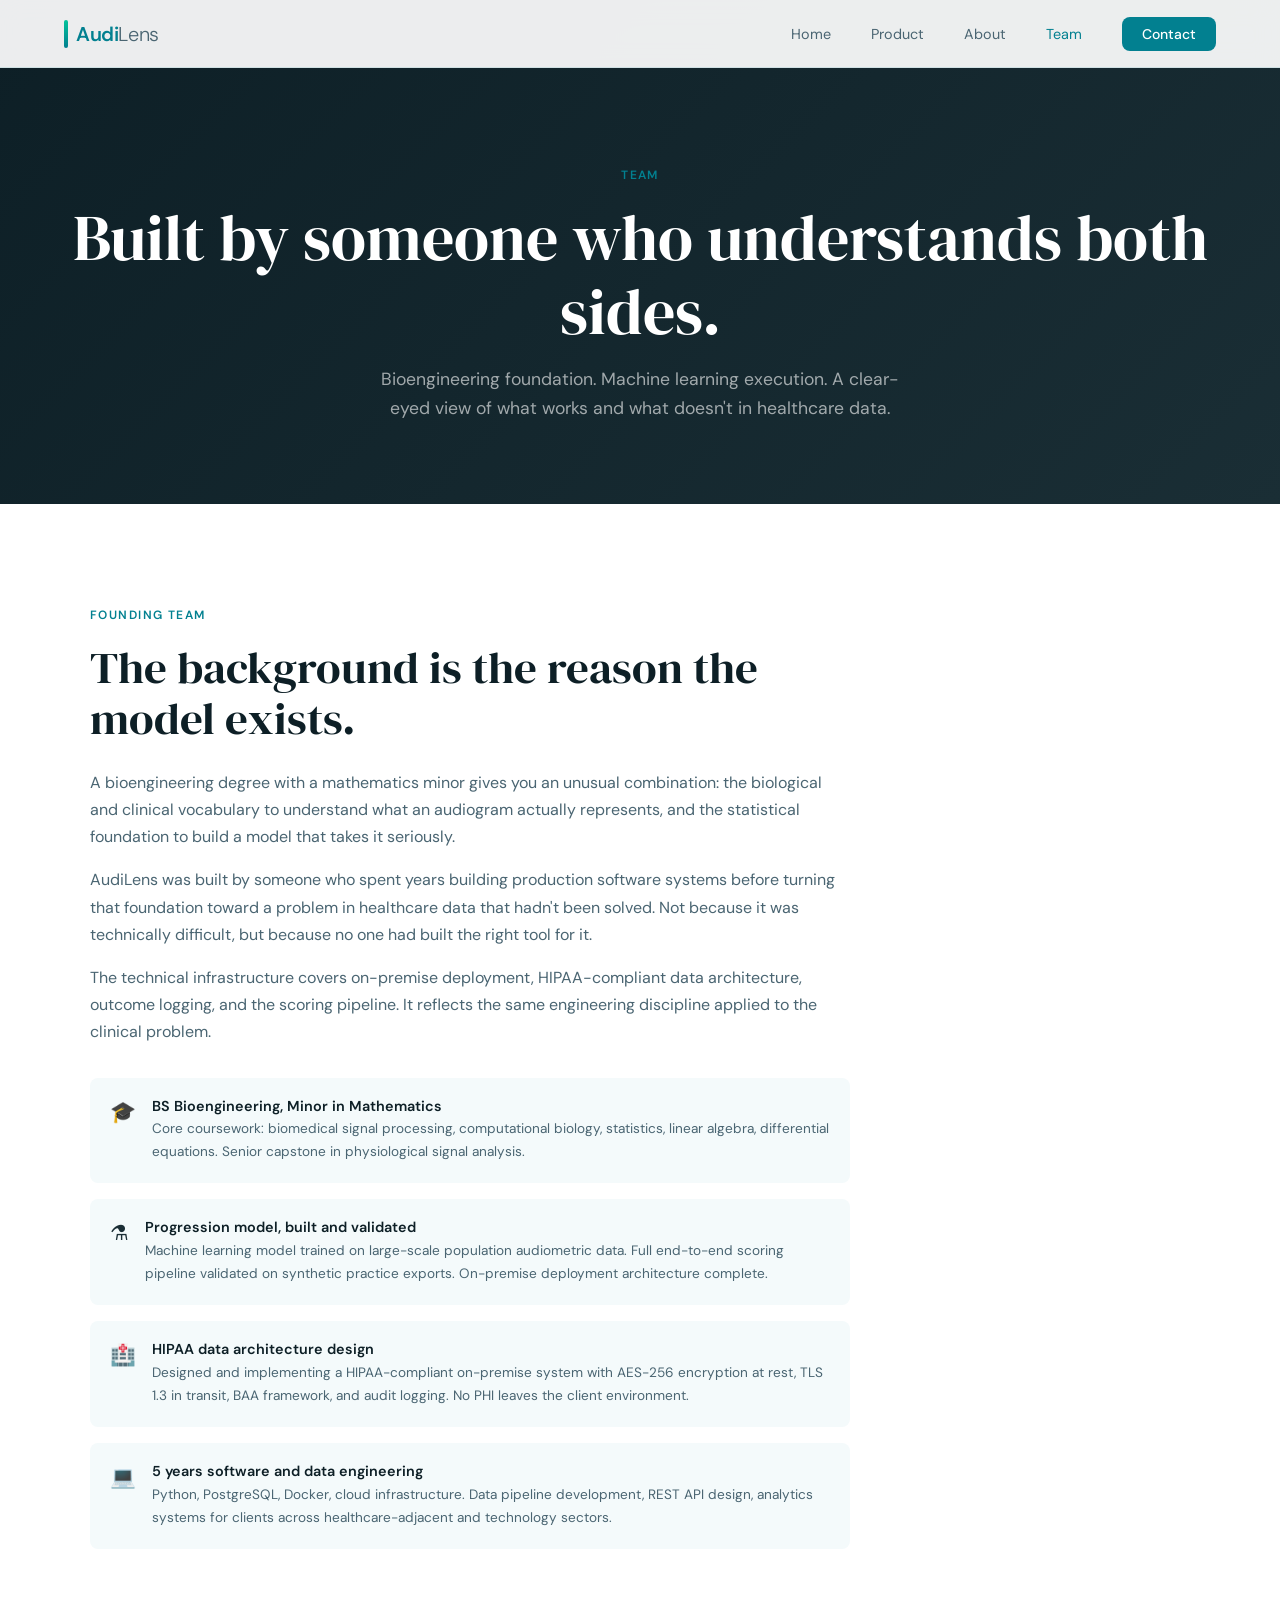
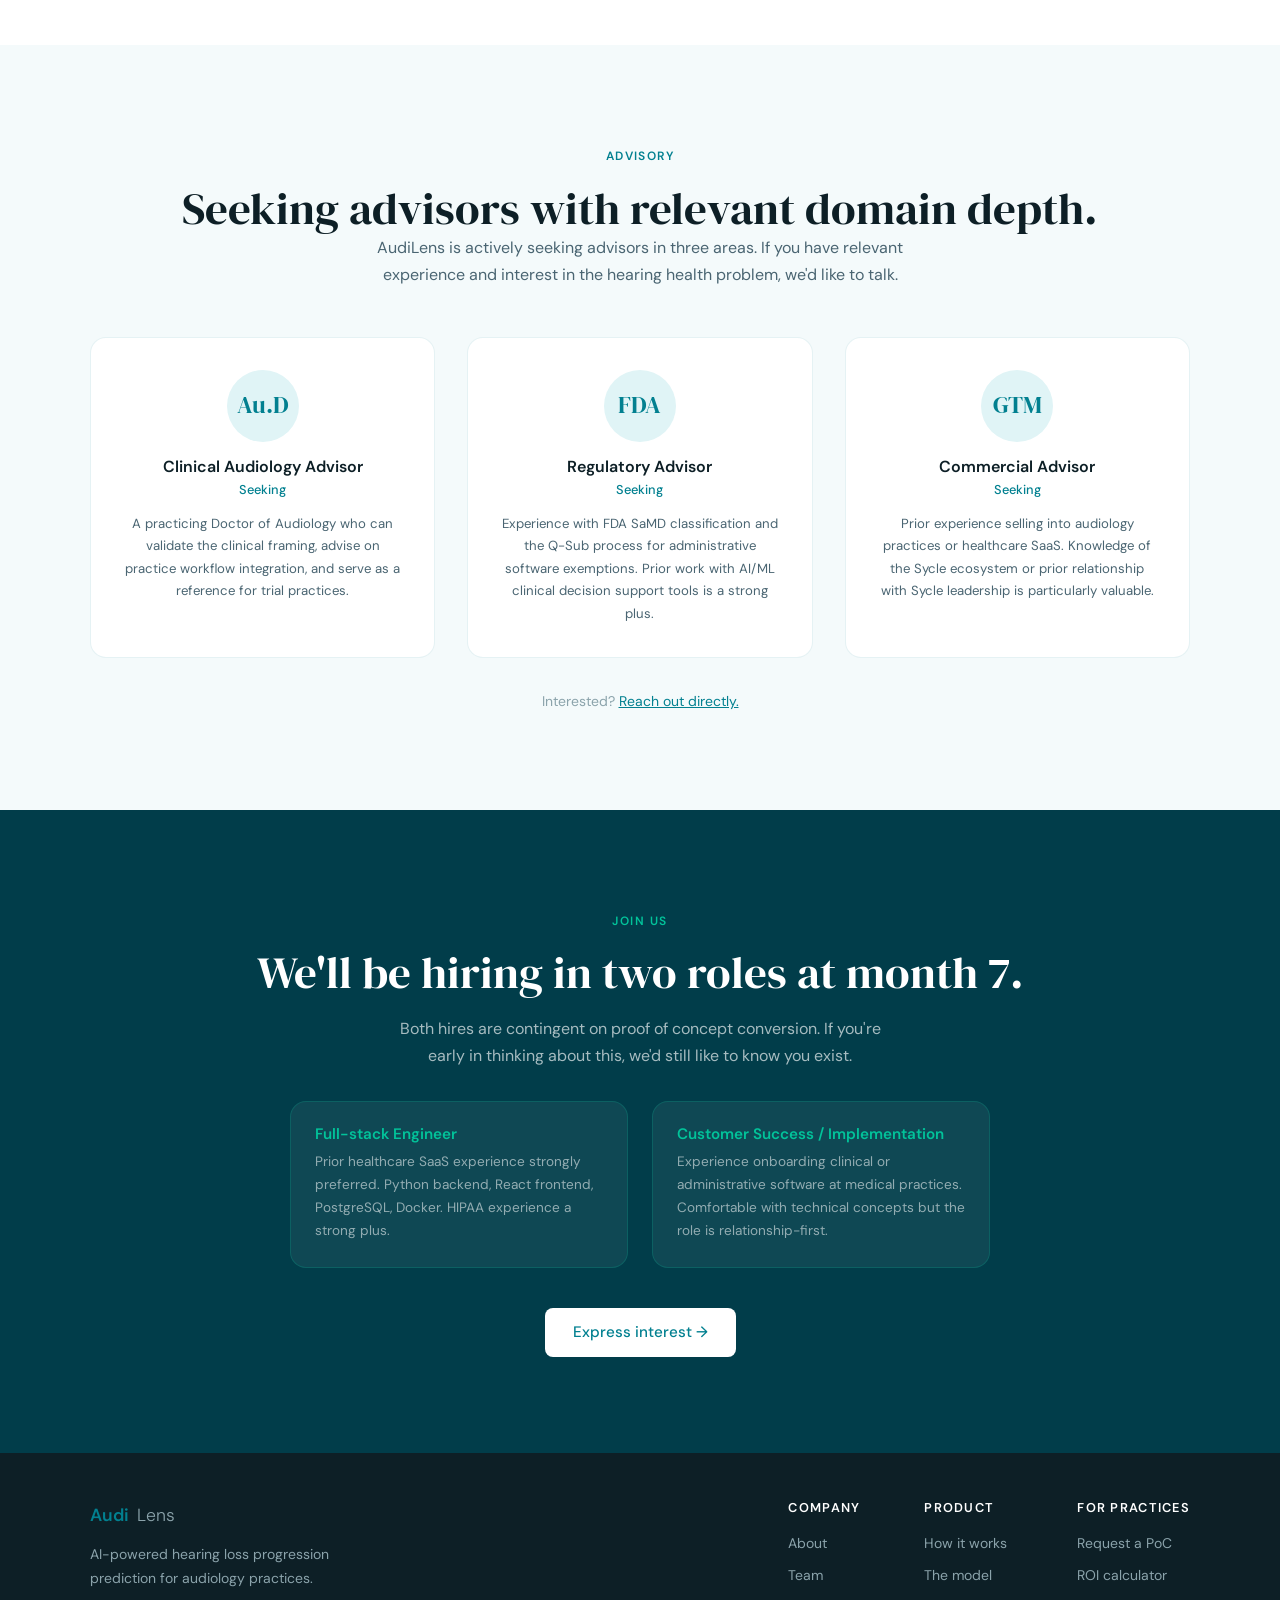
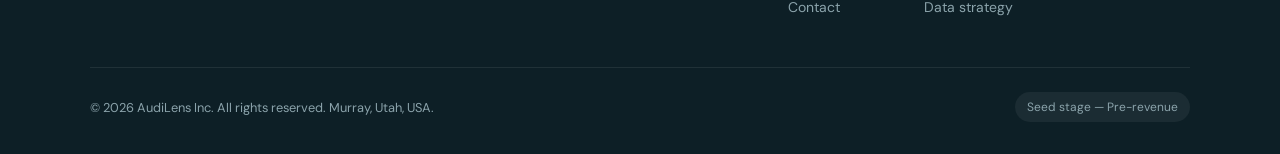
<file: team.html>
<!DOCTYPE html>
<html lang="en">
<head>
  <meta charset="UTF-8" />
  <meta name="viewport" content="width=device-width, initial-scale=1.0" />
  <title>Team | AudiLens</title>
  <link rel="stylesheet" href="style.css" />
  <style>
    .page-hero { padding:10rem 4rem 5rem; background:linear-gradient(135deg,var(--dark) 0%,var(--dark-mid) 100%); text-align:center; }
    .page-hero h1 { color:var(--white); margin-bottom:1rem; }
    .page-hero p { color:rgba(255,255,255,0.6); max-width:520px; margin:0 auto; font-size:1.1rem; }
    .founder-section { background:var(--white); }
    .founder-content { max-width:760px; }
    .founder-content h2 { margin-bottom:1.5rem; }
    .founder-content p { margin-bottom:1rem; }
    .credential-row { display:flex; flex-direction:column; gap:1rem; margin-top:2rem; }
    .credential { display:flex; gap:1rem; align-items:flex-start; padding:1.25rem; background:var(--light); border-radius:var(--radius); }
    .cred-icon { font-size:1.3rem; flex-shrink:0; line-height:1.3; }
    .credential h4 { font-family:var(--sans); font-size:0.9rem; font-weight:600; color:var(--dark); margin-bottom:0.2rem; }
    .credential p { font-size:0.85rem; margin:0; }
    .advisors-section { background:var(--light); }
    .advisor-grid { display:grid; grid-template-columns:repeat(3,1fr); gap:2rem; margin-top:3rem; }
    .advisor-card { background:var(--white); border-radius:var(--radius-lg); padding:2rem; border:1px solid rgba(2,128,144,0.1); text-align:center; }
    .advisor-avatar { width:72px; height:72px; border-radius:50%; background:var(--teal-light); margin:0 auto 1rem; display:flex; align-items:center; justify-content:center; font-family:'DM Serif Display',serif; font-size:1.5rem; color:var(--teal); }
    .advisor-card h4 { font-family:var(--sans); font-size:1rem; font-weight:600; color:var(--dark); }
    .advisor-card .role { font-size:0.8rem; color:var(--teal); font-weight:500; margin-top:0.2rem; }
    .advisor-card p { font-size:0.825rem; margin-top:0.75rem; }
    .hiring-section { background:var(--teal-deep); color:var(--white); text-align:center; }
    .hiring-section h2 { color:var(--white); margin-bottom:1rem; }
    .hiring-section .section-label { color:var(--accent); }
    .hiring-section p { color:rgba(255,255,255,0.65); max-width:520px; margin:0 auto 2rem; }
    .hiring-cards { display:grid; grid-template-columns:repeat(2,1fr); gap:1.5rem; max-width:700px; margin:0 auto 2.5rem; }
    .hiring-card { background:rgba(255,255,255,0.06); border:1px solid rgba(2,195,154,0.2); border-radius:var(--radius-lg); padding:1.5rem; text-align:left; }
    .hiring-card h4 { font-family:var(--sans); font-size:0.95rem; font-weight:600; color:var(--accent); margin-bottom:0.4rem; }
    .hiring-card p { font-size:0.85rem; color:rgba(255,255,255,0.55); margin:0; }
    @media(max-width:900px){ .page-hero{padding:8rem 1.5rem 3rem;} .advisor-grid{grid-template-columns:1fr 1fr;} .hiring-cards{grid-template-columns:1fr;} }
  </style>
</head>
<body data-page="team.html">
<div id="nav-placeholder"></div>

<div class="page-hero">
  <span class="section-label">Team</span>
  <h1>Built by someone who understands both sides.</h1>
  <p>Bioengineering foundation. Machine learning execution. A clear-eyed view of what works and what doesn't in healthcare data.</p>
</div>

<section class="founder-section">
  <div class="container">
    <div class="founder-content fade-up">
      <span class="section-label">Founding team</span>
      <h2>The background is the reason the model exists.</h2>
      <p>A bioengineering degree with a mathematics minor gives you an unusual combination: the biological and clinical vocabulary to understand what an audiogram actually represents, and the statistical foundation to build a model that takes it seriously.</p>
      <p>AudiLens was built by someone who spent years building production software systems before turning that foundation toward a problem in healthcare data that hadn't been solved. Not because it was technically difficult, but because no one had built the right tool for it.</p>
      <p>The technical infrastructure covers on-premise deployment, HIPAA-compliant data architecture, outcome logging, and the scoring pipeline. It reflects the same engineering discipline applied to the clinical problem.</p>
      <div class="credential-row">
        <div class="credential">
          <div class="cred-icon">🎓</div>
          <div>
            <h4>BS Bioengineering, Minor in Mathematics</h4>
            <p>Core coursework: biomedical signal processing, computational biology, statistics, linear algebra, differential equations. Senior capstone in physiological signal analysis.</p>
          </div>
        </div>
        <div class="credential">
          <div class="cred-icon">⚗️</div>
          <div>
            <h4>Progression model, built and validated</h4>
            <p>Machine learning model trained on large-scale population audiometric data. Full end-to-end scoring pipeline validated on synthetic practice exports. On-premise deployment architecture complete.</p>
          </div>
        </div>
        <div class="credential">
          <div class="cred-icon">🏥</div>
          <div>
            <h4>HIPAA data architecture design</h4>
            <p>Designed and implementing a HIPAA-compliant on-premise system with AES-256 encryption at rest, TLS 1.3 in transit, BAA framework, and audit logging. No PHI leaves the client environment.</p>
          </div>
        </div>
        <div class="credential">
          <div class="cred-icon">💻</div>
          <div>
            <h4>5 years software and data engineering</h4>
            <p>Python, PostgreSQL, Docker, cloud infrastructure. Data pipeline development, REST API design, analytics systems for clients across healthcare-adjacent and technology sectors.</p>
          </div>
        </div>
      </div>
    </div>
  </div>
</section>

<section class="advisors-section">
  <div class="container text-center">
    <span class="section-label fade-up">Advisory</span>
    <h2 class="fade-up">Seeking advisors with relevant domain depth.</h2>
    <p class="fade-up mt-2" style="max-width:540px;margin:0 auto;">AudiLens is actively seeking advisors in three areas. If you have relevant experience and interest in the hearing health problem, we'd like to talk.</p>
    <div class="advisor-grid">
      <div class="advisor-card fade-up">
        <div class="advisor-avatar">Au.D</div>
        <h4>Clinical Audiology Advisor</h4>
        <div class="role">Seeking</div>
        <p>A practicing Doctor of Audiology who can validate the clinical framing, advise on practice workflow integration, and serve as a reference for trial practices.</p>
      </div>
      <div class="advisor-card fade-up">
        <div class="advisor-avatar">FDA</div>
        <h4>Regulatory Advisor</h4>
        <div class="role">Seeking</div>
        <p>Experience with FDA SaMD classification and the Q-Sub process for administrative software exemptions. Prior work with AI/ML clinical decision support tools is a strong plus.</p>
      </div>
      <div class="advisor-card fade-up">
        <div class="advisor-avatar">GTM</div>
        <h4>Commercial Advisor</h4>
        <div class="role">Seeking</div>
        <p>Prior experience selling into audiology practices or healthcare SaaS. Knowledge of the Sycle ecosystem or prior relationship with Sycle leadership is particularly valuable.</p>
      </div>
    </div>
    <p class="mt-4" style="font-size:0.875rem;color:var(--muted);">Interested? <a href="contact.html" style="color:var(--teal);">Reach out directly.</a></p>
  </div>
</section>

<section class="hiring-section">
  <div class="container">
    <span class="section-label">Join us</span>
    <h2>We'll be hiring in two roles at month 7.</h2>
    <p>Both hires are contingent on proof of concept conversion. If you're early in thinking about this, we'd still like to know you exist.</p>
    <div class="hiring-cards">
      <div class="hiring-card fade-up">
        <h4>Full-stack Engineer</h4>
        <p>Prior healthcare SaaS experience strongly preferred. Python backend, React frontend, PostgreSQL, Docker. HIPAA experience a strong plus.</p>
      </div>
      <div class="hiring-card fade-up">
        <h4>Customer Success / Implementation</h4>
        <p>Experience onboarding clinical or administrative software at medical practices. Comfortable with technical concepts but the role is relationship-first.</p>
      </div>
    </div>
    <a href="contact.html" class="btn btn-white">Express interest →</a>
  </div>
</section>

<div id="footer-placeholder"></div>
<script src="shared.js"></script>
</body>
</html>
</file>
<file: style.css>
@import url('https://fonts.googleapis.com/css2?family=DM+Sans:ital,opsz,wght@0,9..40,300;0,9..40,400;0,9..40,500;0,9..40,600;1,9..40,300&family=DM+Serif+Display:ital@0;1&display=swap');

*, *::before, *::after { box-sizing: border-box; margin: 0; padding: 0; }

:root {
  --teal:       #028090;
  --teal-dark:  #01596A;
  --teal-deep:  #013D4A;
  --teal-light: #E0F4F6;
  --teal-mid:   #9FD8DE;
  --accent:     #02C39A;
  --dark:       #0D1F26;
  --dark-mid:   #1A2E35;
  --mid:        #4A6572;
  --muted:      #8BA3AB;
  --light:      #F4FAFB;
  --white:      #FFFFFF;
  --amber:      #E67E22;
  --serif: 'DM Serif Display', Georgia, serif;
  --sans: 'DM Sans', system-ui, sans-serif;
  --radius: 8px;
  --radius-lg: 16px;
}

html { scroll-behavior: smooth; }

body {
  font-family: var(--sans);
  font-size: 16px;
  line-height: 1.7;
  color: var(--dark-mid);
  background: var(--white);
  -webkit-font-smoothing: antialiased;
}

/* ── NAV ── */
nav {
  position: fixed; top: 0; left: 0; right: 0; z-index: 100;
  display: flex; align-items: center; justify-content: space-between;
  padding: 0 4rem;
  height: 68px;
  background: rgba(255,255,255,0.92);
  backdrop-filter: blur(12px);
  border-bottom: 1px solid rgba(2,128,144,0.12);
}
.nav-logo {
  display: flex; align-items: center; gap: 0.5rem;
  text-decoration: none;
}
.nav-logo-bar {
  width: 4px; height: 28px;
  background: linear-gradient(180deg, var(--accent), var(--teal));
  border-radius: 2px;
}
.nav-logo-text { font-family: var(--sans); font-size: 1.25rem; letter-spacing: -0.02em; }
.nav-logo-text span:first-child { font-weight: 600; color: var(--teal); }
.nav-logo-text span:last-child  { font-weight: 300; color: var(--mid); }
.nav-links { display: flex; align-items: center; gap: 2.5rem; list-style: none; }
.nav-links a {
  text-decoration: none; font-size: 0.9rem; font-weight: 400;
  color: var(--mid); transition: color 0.2s;
}
.nav-links a:hover, .nav-links a.active { color: var(--teal); }
.nav-cta {
  background: var(--teal); color: var(--white) !important;
  padding: 0.5rem 1.25rem; border-radius: var(--radius);
  font-weight: 500 !important; font-size: 0.875rem !important;
  transition: background 0.2s !important;
}
.nav-cta:hover { background: var(--teal-dark) !important; color: var(--white) !important; }

/* ── BUTTONS ── */
.btn {
  display: inline-flex; align-items: center; gap: 0.5rem;
  font-family: var(--sans); font-weight: 500; font-size: 0.95rem;
  padding: 0.75rem 1.75rem; border-radius: var(--radius);
  text-decoration: none; transition: all 0.2s; cursor: pointer; border: none;
}
.btn-primary { background: var(--teal); color: var(--white); }
.btn-primary:hover { background: var(--teal-dark); transform: translateY(-1px); box-shadow: 0 4px 16px rgba(2,128,144,0.3); }
.btn-outline { background: transparent; color: var(--teal); border: 1.5px solid var(--teal); }
.btn-outline:hover { background: var(--teal-light); }
.btn-white { background: var(--white); color: var(--teal); }
.btn-white:hover { background: var(--teal-light); }
.btn-lg { padding: 1rem 2.25rem; font-size: 1.05rem; }

/* ── SECTION BASICS ── */
section { padding: 6rem 4rem; }
.container { max-width: 1100px; margin: 0 auto; }
.section-label {
  display: inline-block; font-size: 0.75rem; font-weight: 600;
  letter-spacing: 0.12em; text-transform: uppercase;
  color: var(--teal); margin-bottom: 1rem;
}
h1, h2, h3, h4 { font-family: var(--serif); font-weight: 400; line-height: 1.15; color: var(--dark); }
h1 { font-size: clamp(2.8rem, 5vw, 4.2rem); }
h2 { font-size: clamp(2rem, 3.5vw, 2.8rem); }
h3 { font-size: 1.5rem; }
p { color: var(--mid); }

/* ── CARDS ── */
.card {
  background: var(--white);
  border: 1px solid rgba(2,128,144,0.12);
  border-radius: var(--radius-lg);
  padding: 2rem;
  transition: box-shadow 0.2s, transform 0.2s;
}
.card:hover { box-shadow: 0 8px 32px rgba(2,128,144,0.12); transform: translateY(-2px); }
.card-icon {
  width: 48px; height: 48px; border-radius: 12px;
  background: var(--teal-light); display: flex; align-items: center;
  justify-content: center; margin-bottom: 1.25rem;
}
.card-icon svg { width: 24px; height: 24px; stroke: var(--teal); fill: none; stroke-width: 1.75; }

/* ── STAT STRIP ── */
.stat-strip {
  background: var(--dark); color: var(--white);
  padding: 3.5rem 4rem;
}
.stat-strip .container { display: grid; grid-template-columns: repeat(4, 1fr); gap: 2rem; }
.stat-item { text-align: center; }
.stat-num { font-family: var(--serif); font-size: 2.8rem; color: var(--accent); line-height: 1; margin-bottom: 0.4rem; }
.stat-label { font-size: 0.875rem; color: var(--teal-mid); }

/* ── FOOTER ── */
footer {
  background: var(--dark);
  padding: 3rem 4rem 2rem;
  color: var(--muted);
}
.footer-inner { max-width: 1100px; margin: 0 auto; }
.footer-top { display: flex; justify-content: space-between; align-items: flex-start; margin-bottom: 2.5rem; gap: 3rem; flex-wrap: wrap; }
.footer-logo { display: flex; align-items: center; gap: 0.5rem; text-decoration: none; margin-bottom: 0.75rem; }
.footer-logo span:first-child { font-family: var(--sans); font-size: 1.1rem; font-weight: 600; color: var(--teal); }
.footer-logo span:last-child  { font-family: var(--sans); font-size: 1.1rem; font-weight: 300; color: var(--muted); }
.footer-tagline { font-size: 0.875rem; color: var(--muted); max-width: 280px; }
.footer-links { display: flex; gap: 4rem; }
.footer-col h4 { font-family: var(--sans); font-size: 0.8rem; font-weight: 600; letter-spacing: 0.1em; text-transform: uppercase; color: var(--white); margin-bottom: 1rem; }
.footer-col a { display: block; font-size: 0.875rem; color: var(--muted); text-decoration: none; margin-bottom: 0.5rem; transition: color 0.2s; }
.footer-col a:hover { color: var(--teal-mid); }
.footer-bottom { border-top: 1px solid rgba(255,255,255,0.08); padding-top: 1.5rem; display: flex; justify-content: space-between; align-items: center; flex-wrap: wrap; gap: 1rem; }
.footer-bottom p { font-size: 0.8rem; color: var(--muted); }
.footer-badge { font-size: 0.75rem; color: var(--muted); background: rgba(255,255,255,0.06); padding: 0.3rem 0.75rem; border-radius: 99px; }

/* ── UTILITIES ── */
.text-center { text-align: center; }
.text-teal   { color: var(--teal); }
.text-accent { color: var(--accent); }
.italic { font-style: italic; }
.mt-1 { margin-top: 0.5rem; }
.mt-2 { margin-top: 1rem; }
.mt-3 { margin-top: 1.5rem; }
.mt-4 { margin-top: 2rem; }
.mb-1 { margin-bottom: 0.5rem; }
.mb-2 { margin-bottom: 1rem; }
.mb-3 { margin-bottom: 1.5rem; }
.mb-4 { margin-bottom: 2rem; }
.grid-2 { display: grid; grid-template-columns: 1fr 1fr; gap: 2rem; }
.grid-3 { display: grid; grid-template-columns: repeat(3, 1fr); gap: 2rem; }
.grid-4 { display: grid; grid-template-columns: repeat(4, 1fr); gap: 1.5rem; }
.flex-center { display: flex; align-items: center; justify-content: center; }
.gap-1 { gap: 0.5rem; } .gap-2 { gap: 1rem; } .gap-3 { gap: 1.5rem; }

/* ── FADE-IN ANIMATION ── */
.fade-up {
  opacity: 0; transform: translateY(24px);
  transition: opacity 0.6s ease, transform 0.6s ease;
}
.fade-up.visible { opacity: 1; transform: translateY(0); }

@media (max-width: 900px) {
  nav { padding: 0 1.5rem; }
  .nav-links { display: none; }
  section { padding: 4rem 1.5rem; }
  .stat-strip { padding: 3rem 1.5rem; }
  .stat-strip .container { grid-template-columns: repeat(2, 1fr); }
  .grid-2, .grid-3, .grid-4 { grid-template-columns: 1fr; }
  footer { padding: 2.5rem 1.5rem 1.5rem; }
  .footer-top { flex-direction: column; }
  .footer-links { gap: 2rem; flex-wrap: wrap; }
}
</file>
